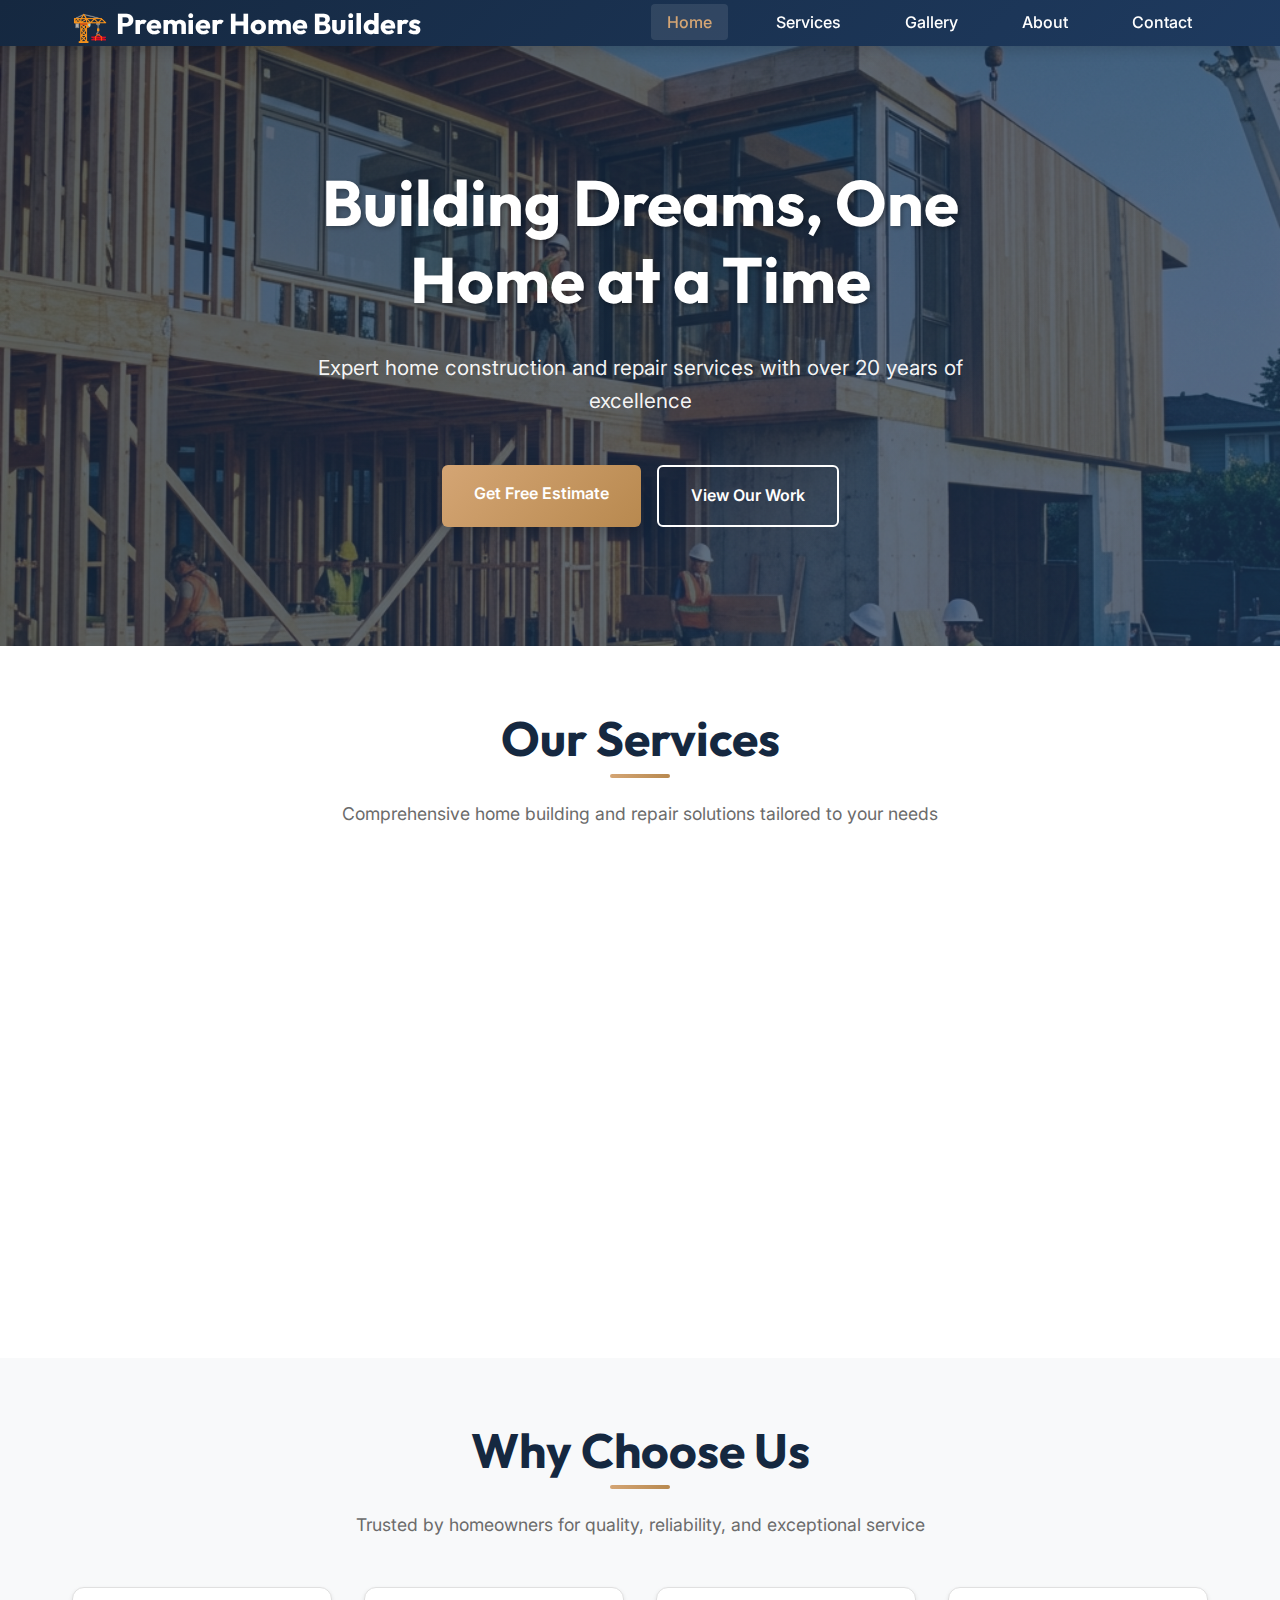
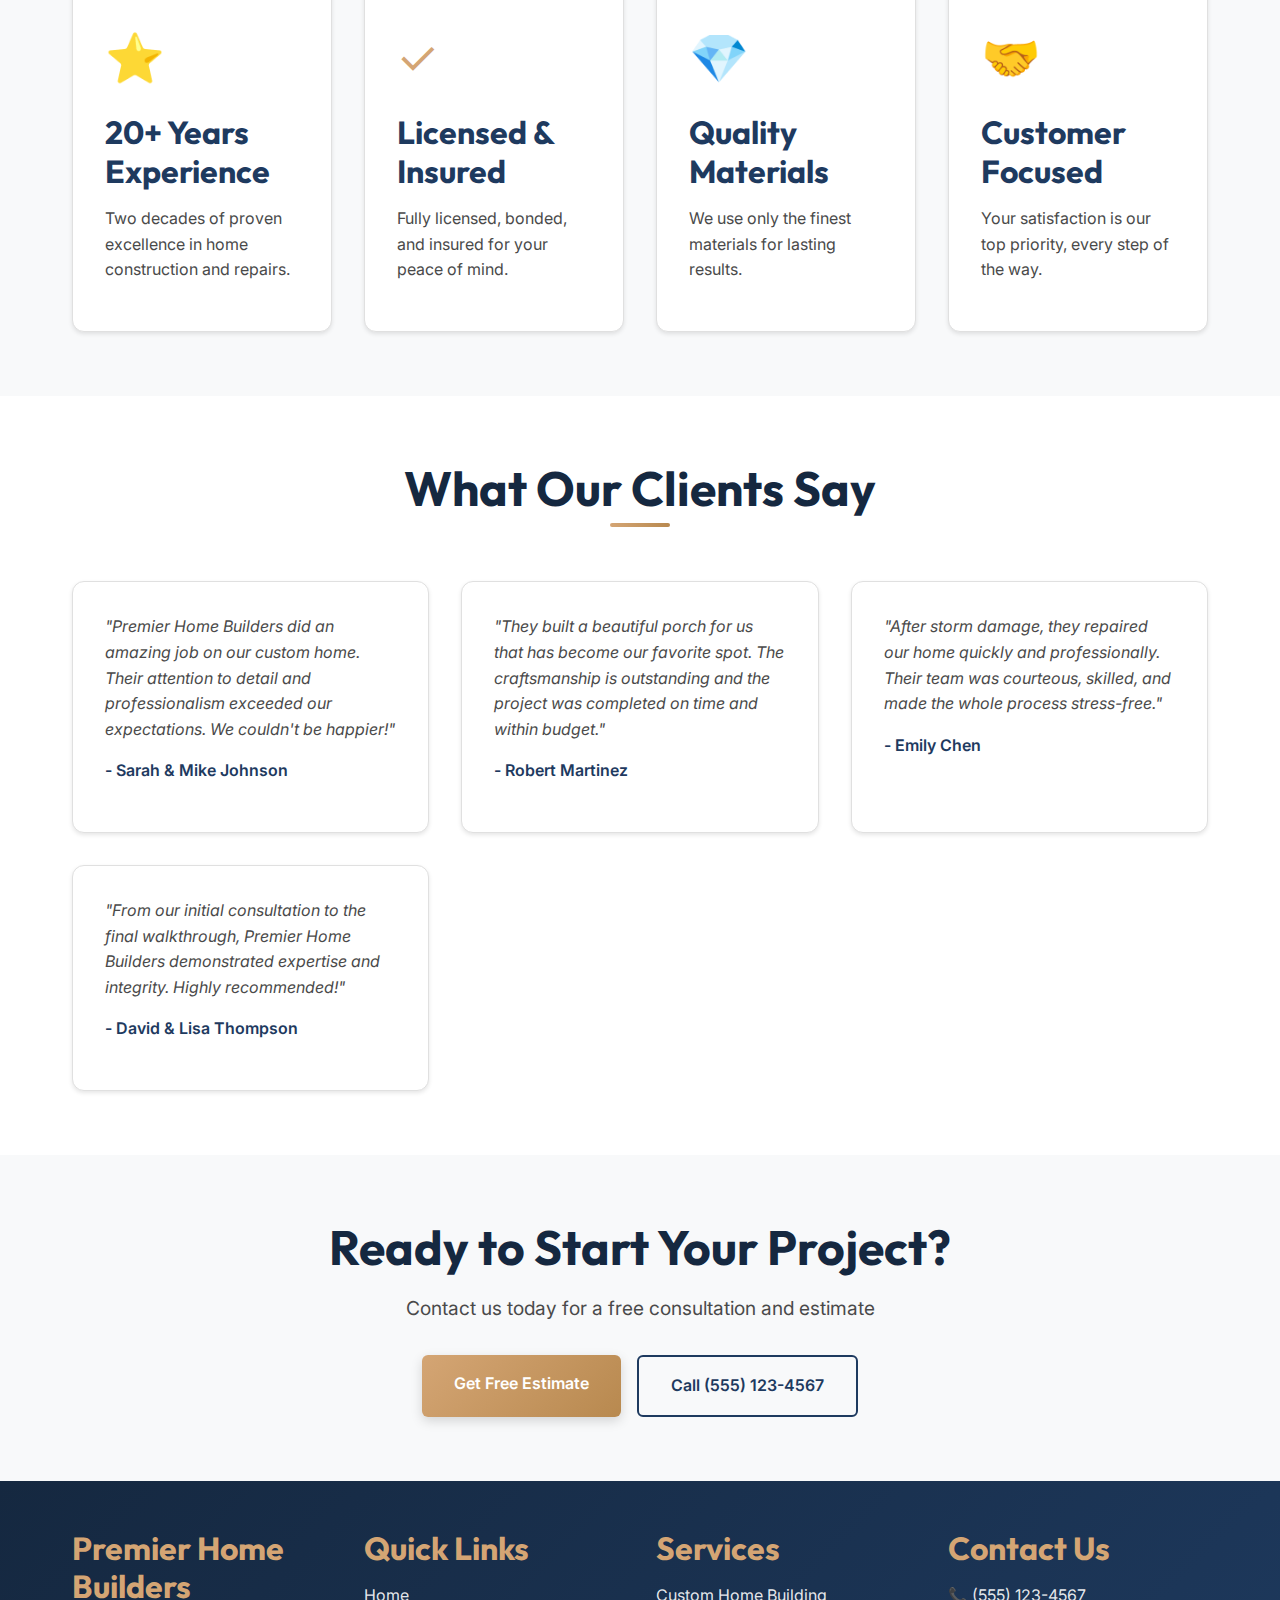
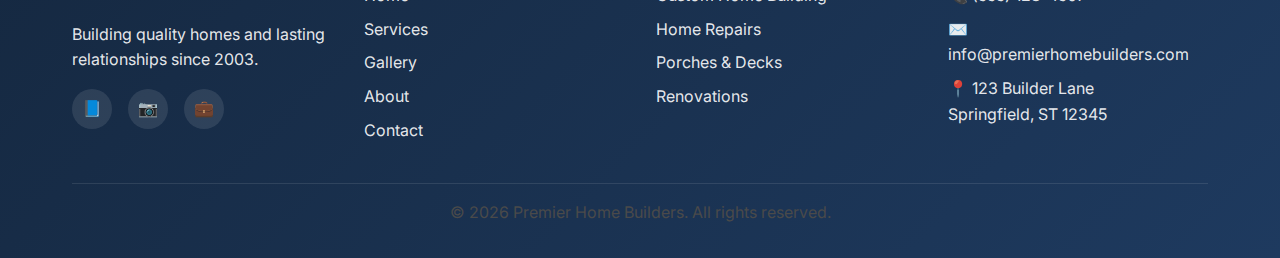
<file: index.html>
<!DOCTYPE html>
<html lang="en">
<head>
    <meta charset="UTF-8">
    <meta name="viewport" content="width=device-width, initial-scale=1.0">
    <meta name="description" content="Professional home building and repair services. Custom home construction, renovations, porches, and quality repairs.">
    <title>Premier Home Builders - Quality Construction & Repairs</title>
    <link rel="stylesheet" href="styles.css">
    <link rel="preconnect" href="https://fonts.googleapis.com">
    <link rel="preconnect" href="https://fonts.gstatic.com" crossorigin>
    <link href="https://fonts.googleapis.com/css2?family=Inter:wght@400;500;600;700&family=Outfit:wght@700;800&display=swap" rel="stylesheet">
</head>
<body>
    <!-- Header & Navigation -->
    <header>
        <nav class="container">
            <div class="logo">
                <span class="logo-icon">🏗️</span>
                <span>Premier Home Builders</span>
            </div>
            <button class="menu-toggle" aria-label="Toggle menu">
                <span></span>
                <span></span>
                <span></span>
            </button>
            <ul class="nav-links">
                <li><a href="index.html" class="active">Home</a></li>
                <li><a href="services.html">Services</a></li>
                <li><a href="gallery.html">Gallery</a></li>
                <li><a href="about.html">About</a></li>
                <li><a href="contact.html">Contact</a></li>
            </ul>
        </nav>
    </header>

    <!-- Hero Section -->
    <section class="hero">
        <div class="hero-content">
            <h1>Building Dreams, One Home at a Time</h1>
            <p>Expert home construction and repair services with over 20 years of excellence</p>
            <div class="btn-group">
                <a href="contact.html" class="btn btn-primary">Get Free Estimate</a>
                <a href="gallery.html" class="btn btn-secondary">View Our Work</a>
            </div>
        </div>
    </section>

    <!-- Featured Services -->
    <section id="services">
        <div class="container">
            <div class="section-title">
                <h2>Our Services</h2>
                <p class="section-subtitle">Comprehensive home building and repair solutions tailored to your needs</p>
            </div>
            <div class="grid grid-3">
                <div class="card fade-in-up">
                    <div class="card-icon">🏠</div>
                    <h3>Custom Home Building</h3>
                    <p>From foundation to finish, we build quality custom homes that exceed expectations and stand the test of time.</p>
                    <a href="services.html" class="btn btn-primary" style="margin-top: 1rem;">Learn More</a>
                </div>
                <div class="card fade-in-up">
                    <div class="card-icon">🔨</div>
                    <h3>Home Repairs</h3>
                    <p>Expert repair services for all your home maintenance needs, from minor fixes to major renovations.</p>
                    <a href="services.html" class="btn btn-primary" style="margin-top: 1rem;">Learn More</a>
                </div>
                <div class="card fade-in-up">
                    <div class="card-icon">🪜</div>
                    <h3>Porches & Decks</h3>
                    <p>Beautiful, durable porches and decks that enhance your outdoor living space and add value to your home.</p>
                    <a href="services.html" class="btn btn-primary" style="margin-top: 1rem;">Learn More</a>
                </div>
            </div>
        </div>
    </section>

    <!-- Why Choose Us -->
    <section class="bg-light">
        <div class="container">
            <div class="section-title">
                <h2>Why Choose Us</h2>
                <p class="section-subtitle">Trusted by homeowners for quality, reliability, and exceptional service</p>
            </div>
            <div class="grid grid-4">
                <div class="card">
                    <div class="card-icon">⭐</div>
                    <h3>20+ Years Experience</h3>
                    <p>Two decades of proven excellence in home construction and repairs.</p>
                </div>
                <div class="card">
                    <div class="card-icon">✓</div>
                    <h3>Licensed & Insured</h3>
                    <p>Fully licensed, bonded, and insured for your peace of mind.</p>
                </div>
                <div class="card">
                    <div class="card-icon">💎</div>
                    <h3>Quality Materials</h3>
                    <p>We use only the finest materials for lasting results.</p>
                </div>
                <div class="card">
                    <div class="card-icon">🤝</div>
                    <h3>Customer Focused</h3>
                    <p>Your satisfaction is our top priority, every step of the way.</p>
                </div>
            </div>
        </div>
    </section>

    <!-- Testimonials -->
    <section>
        <div class="container">
            <div class="section-title">
                <h2>What Our Clients Say</h2>
            </div>
            <div class="grid grid-2">
                <div class="card">
                    <p style="font-style: italic; color: var(--text-light); margin-bottom: 1rem;">"Premier Home Builders did an amazing job on our custom home. Their attention to detail and professionalism exceeded our expectations. We couldn't be happier!"</p>
                    <p style="font-weight: 600; color: var(--primary-color);">- Sarah & Mike Johnson</p>
                </div>
                <div class="card">
                    <p style="font-style: italic; color: var(--text-light); margin-bottom: 1rem;">"They built a beautiful porch for us that has become our favorite spot. The craftsmanship is outstanding and the project was completed on time and within budget."</p>
                    <p style="font-weight: 600; color: var(--primary-color);">- Robert Martinez</p>
                </div>
                <div class="card">
                    <p style="font-style: italic; color: var(--text-light); margin-bottom: 1rem;">"After storm damage, they repaired our home quickly and professionally. Their team was courteous, skilled, and made the whole process stress-free."</p>
                    <p style="font-weight: 600; color: var(--primary-color);">- Emily Chen</p>
                </div>
                <div class="card">
                    <p style="font-style: italic; color: var(--text-light); margin-bottom: 1rem;">"From our initial consultation to the final walkthrough, Premier Home Builders demonstrated expertise and integrity. Highly recommended!"</p>
                    <p style="font-weight: 600; color: var(--primary-color);">- David & Lisa Thompson</p>
                </div>
            </div>
        </div>
    </section>

    <!-- Call to Action -->
    <section class="bg-light">
        <div class="container text-center">
            <h2>Ready to Start Your Project?</h2>
            <p style="font-size: 1.2rem; margin: var(--spacing-sm) 0 var(--spacing-md);">Contact us today for a free consultation and estimate</p>
            <div class="btn-group">
                <a href="contact.html" class="btn btn-primary">Get Free Estimate</a>
                <a href="tel:555-123-4567" class="btn btn-secondary" style="color: var(--primary-color); border-color: var(--primary-color);">Call (555) 123-4567</a>
            </div>
        </div>
    </section>

    <!-- Footer -->
    <footer>
        <div class="container">
            <div class="footer-content">
                <div class="footer-section">
                    <h3>Premier Home Builders</h3>
                    <p>Building quality homes and lasting relationships since 2003.</p>
                    <div class="social-links">
                        <a href="#" aria-label="Facebook">📘</a>
                        <a href="#" aria-label="Instagram">📷</a>
                        <a href="#" aria-label="LinkedIn">💼</a>
                    </div>
                </div>
                <div class="footer-section">
                    <h3>Quick Links</h3>
                    <a href="index.html">Home</a>
                    <a href="services.html">Services</a>
                    <a href="gallery.html">Gallery</a>
                    <a href="about.html">About</a>
                    <a href="contact.html">Contact</a>
                </div>
                <div class="footer-section">
                    <h3>Services</h3>
                    <a href="services.html">Custom Home Building</a>
                    <a href="services.html">Home Repairs</a>
                    <a href="services.html">Porches & Decks</a>
                    <a href="services.html">Renovations</a>
                </div>
                <div class="footer-section">
                    <h3>Contact Us</h3>
                    <p>📞 (555) 123-4567</p>
                    <p>✉️ info@premierhomebuilders.com</p>
                    <p>📍 123 Builder Lane<br>Springfield, ST 12345</p>
                </div>
            </div>
            <div class="footer-bottom">
                <p>&copy; 2026 Premier Home Builders. All rights reserved.</p>
            </div>
        </div>
    </footer>

    <script src="script.js"></script>
</body>
</html>
</file>
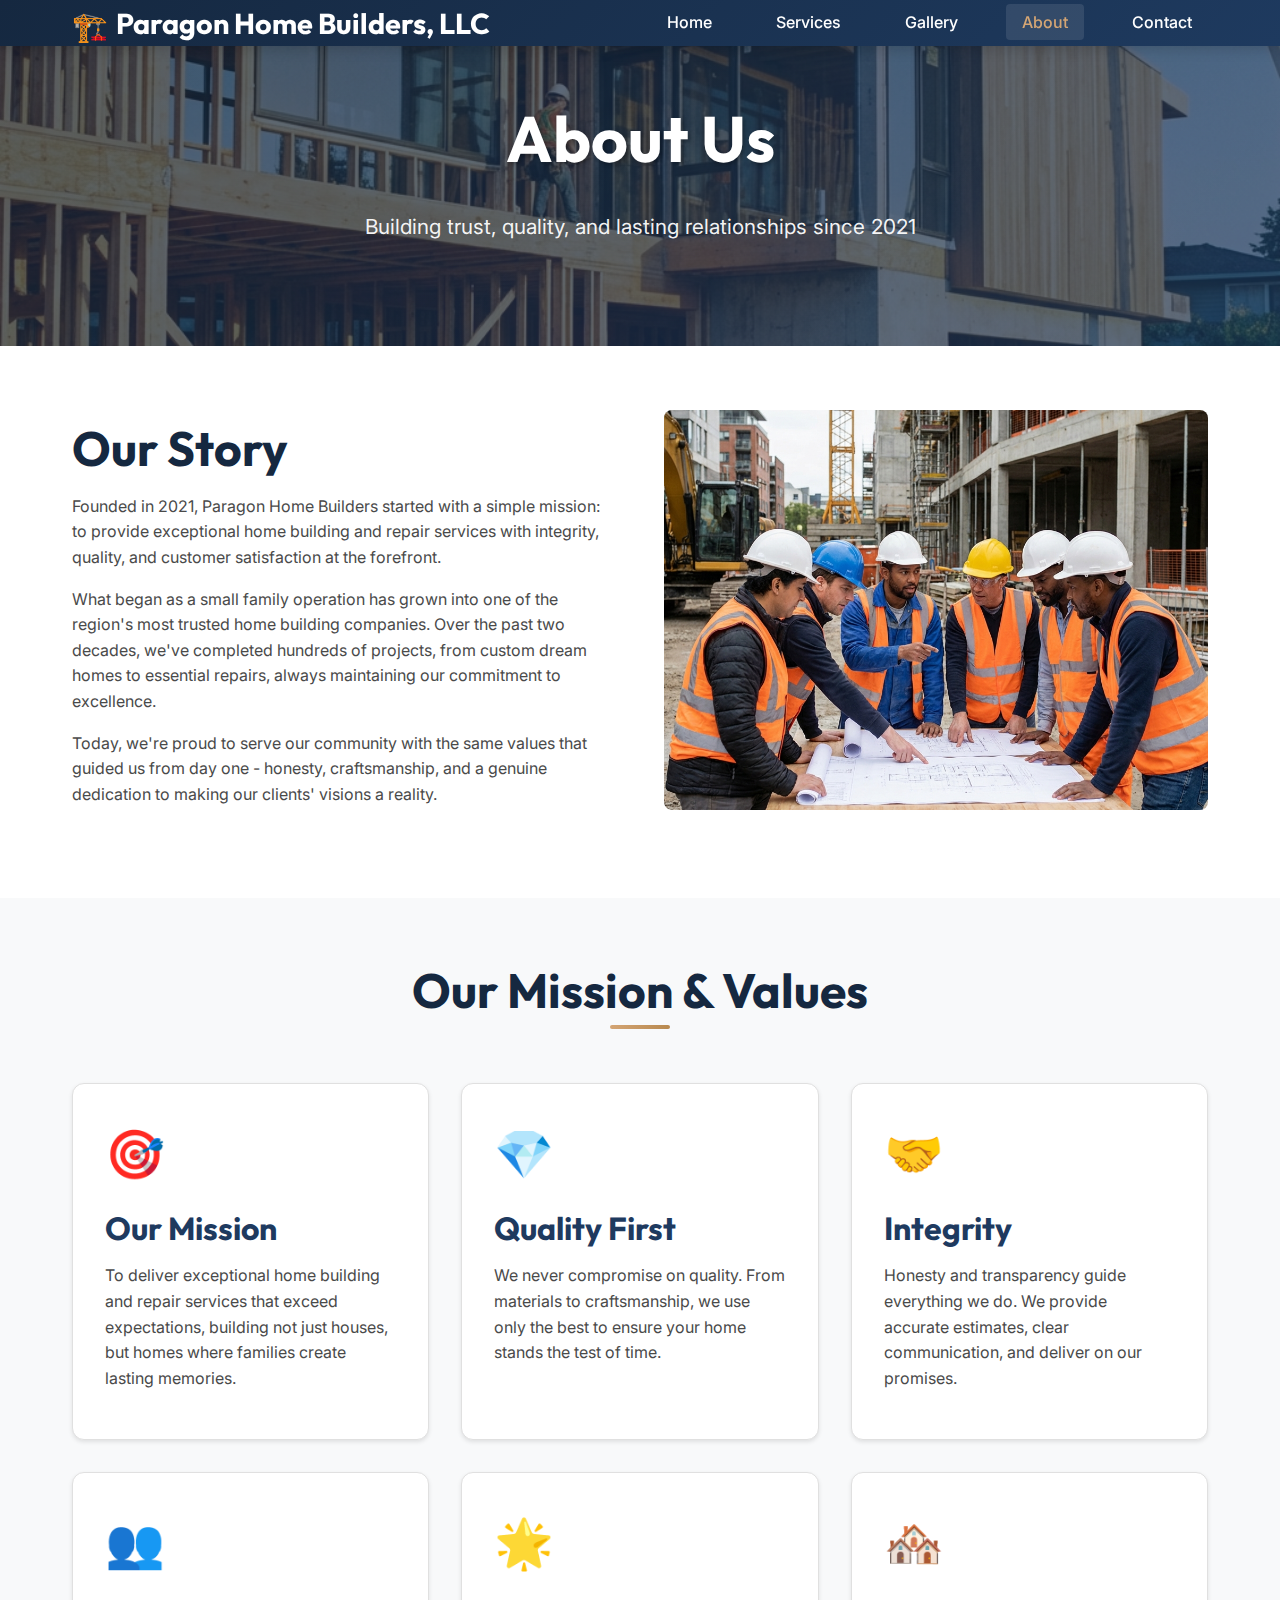
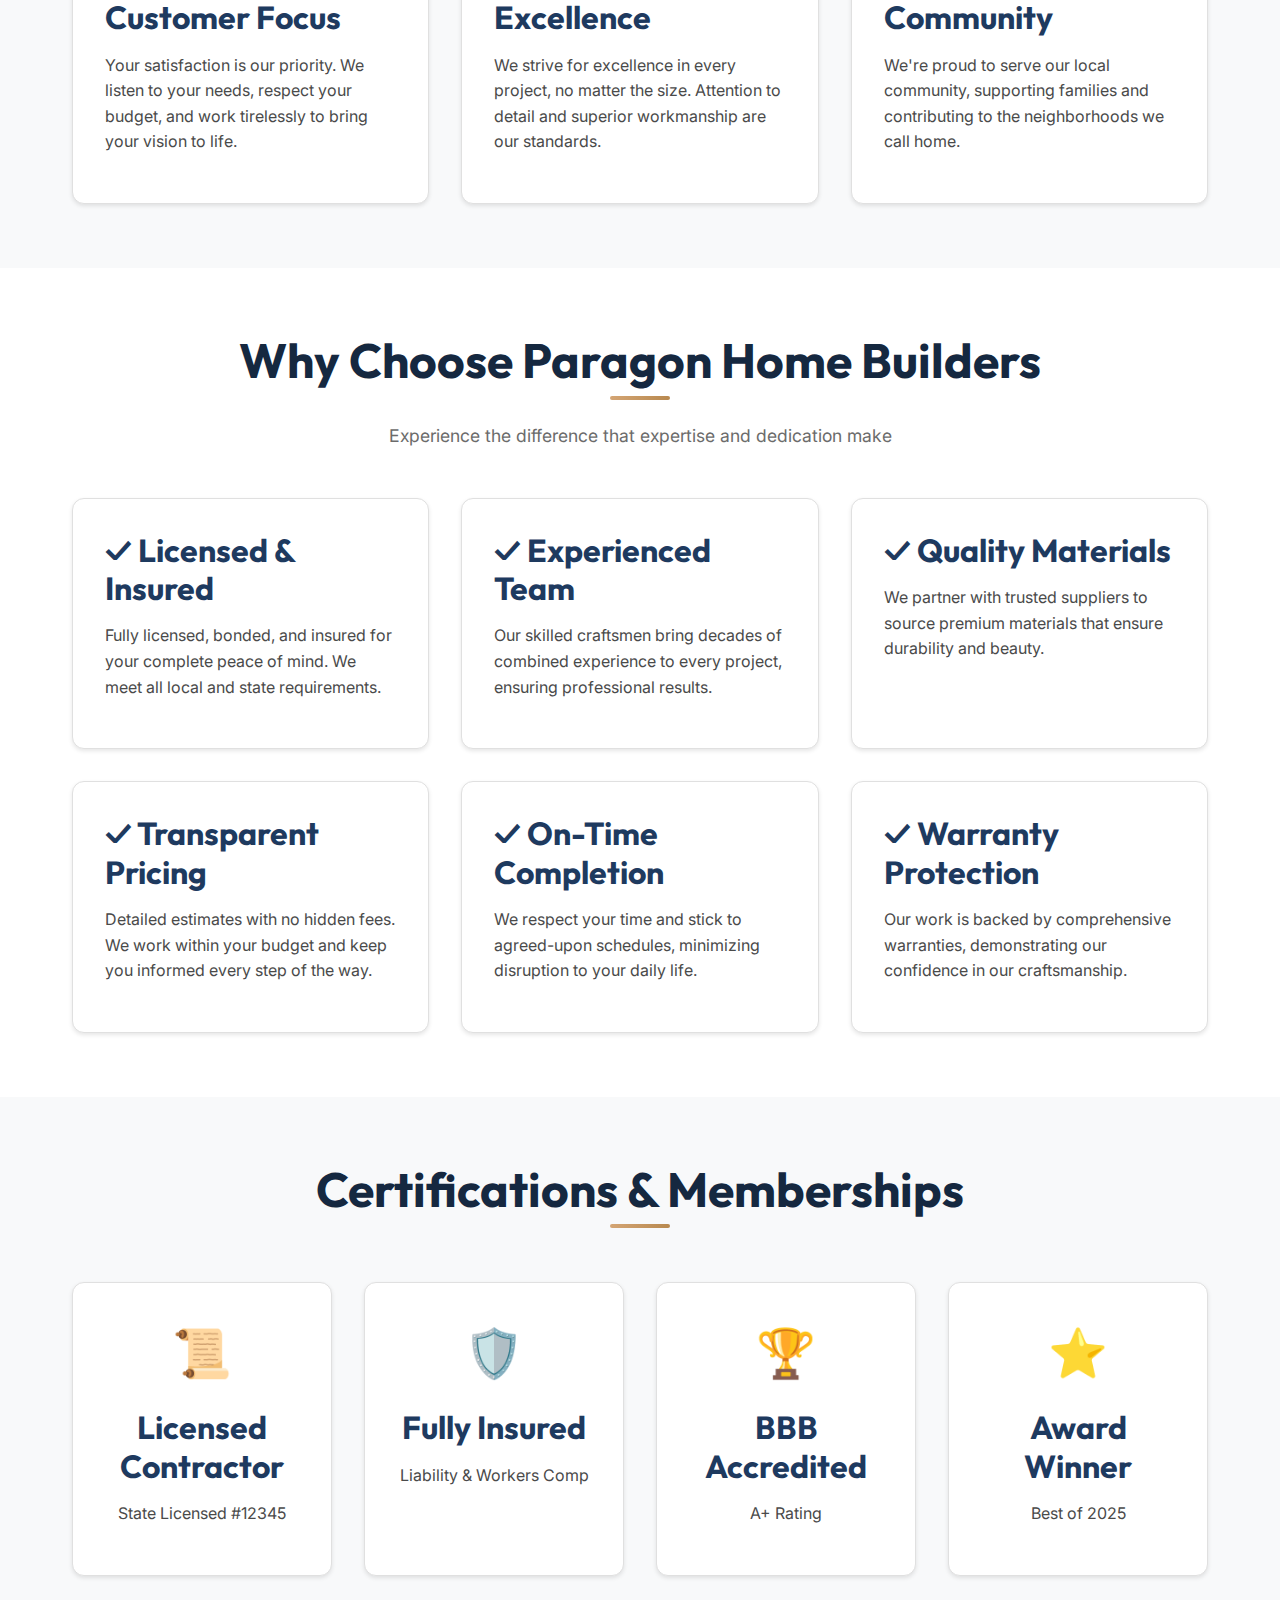
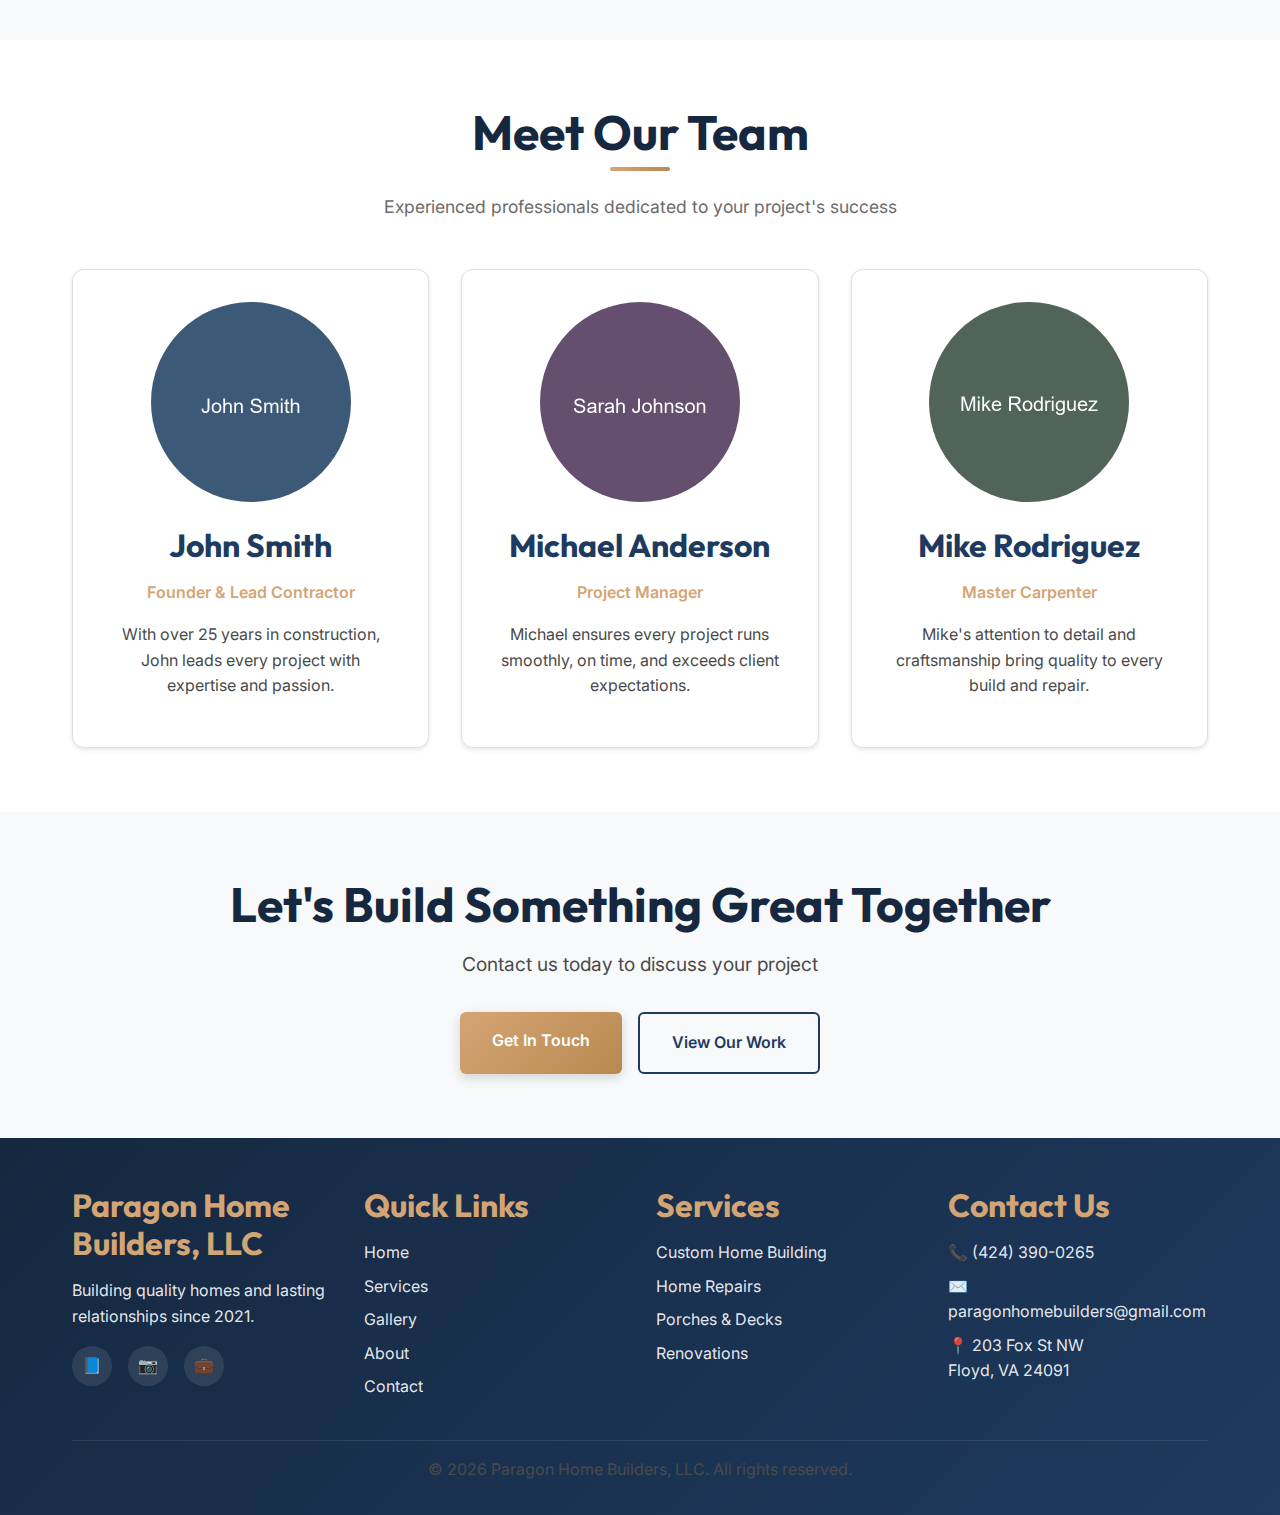
<file: about.html>
<!DOCTYPE html>
<html lang="en">

<head>
    <meta charset="UTF-8">
    <meta name="viewport" content="width=device-width, initial-scale=1.0">
    <meta name="description"
        content="Learn about Paragon Home Builders - quality construction, repairs, and customer satisfaction since 2021">
    <title>About Us - Paragon Home Builders, LLC</title>
    <link rel="stylesheet" href="styles.css">
    <link rel="preconnect" href="https://fonts.googleapis.com">
    <link rel="preconnect" href="https://fonts.gstatic.com" crossorigin>
    <link
        href="https://fonts.googleapis.com/css2?family=Inter:wght@400;500;600;700&family=Outfit:wght@700;800&display=swap"
        rel="stylesheet">
</head>

<body>
    <!-- Header & Navigation -->
    <header>
        <nav class="container">
            <div class="logo">
                <span class="logo-icon">🏗️</span>
                <span>Paragon Home Builders, LLC</span>
            </div>
            <button class="menu-toggle" aria-label="Toggle menu">
                <span></span>
                <span></span>
                <span></span>
            </button>
            <ul class="nav-links">
                <li><a href="index.html">Home</a></li>
                <li><a href="services.html">Services</a></li>
                <li><a href="gallery.html">Gallery</a></li>
                <li><a href="about.html" class="active">About</a></li>
                <li><a href="contact.html">Contact</a></li>
            </ul>
        </nav>
    </header>

    <!-- Page Header -->
    <section class="hero" style="height: 300px;">
        <div class="hero-content">
            <h1>About Us</h1>
            <p>Building trust, quality, and lasting relationships since 2021</p>
        </div>
    </section>

    <!-- Our Story -->
    <section>
        <div class="container">
            <div class="grid grid-2" style="align-items: center; gap: var(--spacing-lg);">
                <div>
                    <h2>Our Story</h2>
                    <p>Founded in 2021, Paragon Home Builders started with a simple mission: to provide exceptional home
                        building and repair services with integrity, quality, and customer satisfaction at the
                        forefront.</p>
                    <p>What began as a small family operation has grown into one of the region's most trusted home
                        building companies. Over the past two decades, we've completed hundreds of projects, from custom
                        dream homes to essential repairs, always maintaining our commitment to excellence.</p>
                    <p>Today, we're proud to serve our community with the same values that guided us from day one -
                        honesty, craftsmanship, and a genuine dedication to making our clients' visions a reality.</p>
                </div>
                <div>
                    <img src="images/about-team.jpg" alt="Our team at work" class="card-img" style="height: 400px;">
                </div>
            </div>
        </div>
    </section>

    <!-- Mission & Values -->
    <section class="bg-light">
        <div class="container">
            <div class="section-title">
                <h2>Our Mission & Values</h2>
            </div>
            <div class="grid grid-3">
                <div class="card">
                    <div class="card-icon">🎯</div>
                    <h3>Our Mission</h3>
                    <p>To deliver exceptional home building and repair services that exceed expectations, building not
                        just houses, but homes where families create lasting memories.</p>
                </div>
                <div class="card">
                    <div class="card-icon">💎</div>
                    <h3>Quality First</h3>
                    <p>We never compromise on quality. From materials to craftsmanship, we use only the best to ensure
                        your home stands the test of time.</p>
                </div>
                <div class="card">
                    <div class="card-icon">🤝</div>
                    <h3>Integrity</h3>
                    <p>Honesty and transparency guide everything we do. We provide accurate estimates, clear
                        communication, and deliver on our promises.</p>
                </div>
                <div class="card">
                    <div class="card-icon">👥</div>
                    <h3>Customer Focus</h3>
                    <p>Your satisfaction is our priority. We listen to your needs, respect your budget, and work
                        tirelessly to bring your vision to life.</p>
                </div>
                <div class="card">
                    <div class="card-icon">🌟</div>
                    <h3>Excellence</h3>
                    <p>We strive for excellence in every project, no matter the size. Attention to detail and superior
                        workmanship are our standards.</p>
                </div>
                <div class="card">
                    <div class="card-icon">🏘️</div>
                    <h3>Community</h3>
                    <p>We're proud to serve our local community, supporting families and contributing to the
                        neighborhoods we call home.</p>
                </div>
            </div>
        </div>
    </section>

    <!-- Why Choose Us -->
    <section>
        <div class="container">
            <div class="section-title">
                <h2>Why Choose Paragon Home Builders</h2>
                <p class="section-subtitle">Experience the difference that expertise and dedication make</p>
            </div>
            <div class="grid grid-2">
                <div class="card">
                    <h3>✓ Licensed & Insured</h3>
                    <p>Fully licensed, bonded, and insured for your complete peace of mind. We meet all local and state
                        requirements.</p>
                </div>
                <div class="card">
                    <h3>✓ Experienced Team</h3>
                    <p>Our skilled craftsmen bring decades of combined experience to every project, ensuring
                        professional results.</p>
                </div>
                <div class="card">
                    <h3>✓ Quality Materials</h3>
                    <p>We partner with trusted suppliers to source premium materials that ensure durability and beauty.
                    </p>
                </div>
                <div class="card">
                    <h3>✓ Transparent Pricing</h3>
                    <p>Detailed estimates with no hidden fees. We work within your budget and keep you informed every
                        step of the way.</p>
                </div>
                <div class="card">
                    <h3>✓ On-Time Completion</h3>
                    <p>We respect your time and stick to agreed-upon schedules, minimizing disruption to your daily
                        life.</p>
                </div>
                <div class="card">
                    <h3>✓ Warranty Protection</h3>
                    <p>Our work is backed by comprehensive warranties, demonstrating our confidence in our
                        craftsmanship.</p>
                </div>
            </div>
        </div>
    </section>

    <!-- Certifications -->
    <section class="bg-light">
        <div class="container">
            <div class="section-title">
                <h2>Certifications & Memberships</h2>
            </div>
            <div class="grid grid-4">
                <div class="card text-center">
                    <div class="card-icon">📜</div>
                    <h3>Licensed Contractor</h3>
                    <p>State Licensed #12345</p>
                </div>
                <div class="card text-center">
                    <div class="card-icon">🛡️</div>
                    <h3>Fully Insured</h3>
                    <p>Liability & Workers Comp</p>
                </div>
                <div class="card text-center">
                    <div class="card-icon">🏆</div>
                    <h3>BBB Accredited</h3>
                    <p>A+ Rating</p>
                </div>
                <div class="card text-center">
                    <div class="card-icon">⭐</div>
                    <h3>Award Winner</h3>
                    <p>Best of 2025</p>
                </div>
            </div>
        </div>
    </section>

    <!-- Team -->
    <section>
        <div class="container">
            <div class="section-title">
                <h2>Meet Our Team</h2>
                <p class="section-subtitle">Experienced professionals dedicated to your project's success</p>
            </div>
            <div class="grid grid-3">
                <div class="card text-center">
                    <img src="images/team-1.jpg" alt="John Smith" class="card-img"
                        style="border-radius: 50%; width: 200px; height: 200px; margin: 0 auto var(--spacing-sm);">
                    <h3>John Smith</h3>
                    <p style="color: var(--accent-color); font-weight: 600;">Founder & Lead Contractor</p>
                    <p>With over 25 years in construction, John leads every project with expertise and passion.</p>
                </div>
                <div class="card text-center">
                    <img src="images/team-2.jpg" alt="Michael Anderson" class="card-img"
                        style="border-radius: 50%; width: 200px; height: 200px; margin: 0 auto var(--spacing-sm);">
                    <h3>Michael Anderson</h3>
                    <p style="color: var(--accent-color); font-weight: 600;">Project Manager</p>
                    <p>Michael ensures every project runs smoothly, on time, and exceeds client expectations.</p>
                </div>
                <div class="card text-center">
                    <img src="images/team-3.jpg" alt="Mike Rodriguez" class="card-img"
                        style="border-radius: 50%; width: 200px; height: 200px; margin: 0 auto var(--spacing-sm);">
                    <h3>Mike Rodriguez</h3>
                    <p style="color: var(--accent-color); font-weight: 600;">Master Carpenter</p>
                    <p>Mike's attention to detail and craftsmanship bring quality to every build and repair.</p>
                </div>
            </div>
        </div>
    </section>

    <!-- Call to Action -->
    <section class="bg-light">
        <div class="container text-center">
            <h2>Let's Build Something Great Together</h2>
            <p style="font-size: 1.2rem; margin: var(--spacing-sm) 0 var(--spacing-md);">Contact us today to discuss
                your project</p>
            <div class="btn-group">
                <a href="contact.html" class="btn btn-primary">Get In Touch</a>
                <a href="gallery.html" class="btn btn-secondary"
                    style="color: var(--primary-color); border-color: var(--primary-color);">View Our Work</a>
            </div>
        </div>
    </section>

    <!-- Footer -->
    <footer>
        <div class="container">
            <div class="footer-content">
                <div class="footer-section">
                    <h3>Paragon Home Builders, LLC</h3>
                    <p>Building quality homes and lasting relationships since 2021.</p>
                    <div class="social-links">
                        <a href="#" aria-label="Facebook">📘</a>
                        <a href="#" aria-label="Instagram">📷</a>
                        <a href="#" aria-label="LinkedIn">💼</a>
                    </div>
                </div>
                <div class="footer-section">
                    <h3>Quick Links</h3>
                    <a href="index.html">Home</a>
                    <a href="services.html">Services</a>
                    <a href="gallery.html">Gallery</a>
                    <a href="about.html">About</a>
                    <a href="contact.html">Contact</a>
                </div>
                <div class="footer-section">
                    <h3>Services</h3>
                    <a href="services.html">Custom Home Building</a>
                    <a href="services.html">Home Repairs</a>
                    <a href="services.html">Porches & Decks</a>
                    <a href="services.html">Renovations</a>
                </div>
                <div class="footer-section">
                    <h3>Contact Us</h3>
                    <p>📞 (424) 390-0265</p>
                    <p>✉️ paragonhomebuilders@gmail.com</p>
                    <p>📍 203 Fox St NW<br>Floyd, VA 24091</p>
                </div>
            </div>
            <div class="footer-bottom">
                <p>&copy; 2026 Paragon Home Builders, LLC. All rights reserved.</p>
            </div>
        </div>
    </footer>

    <script src="script.js"></script>
</body>

</html>
</file>
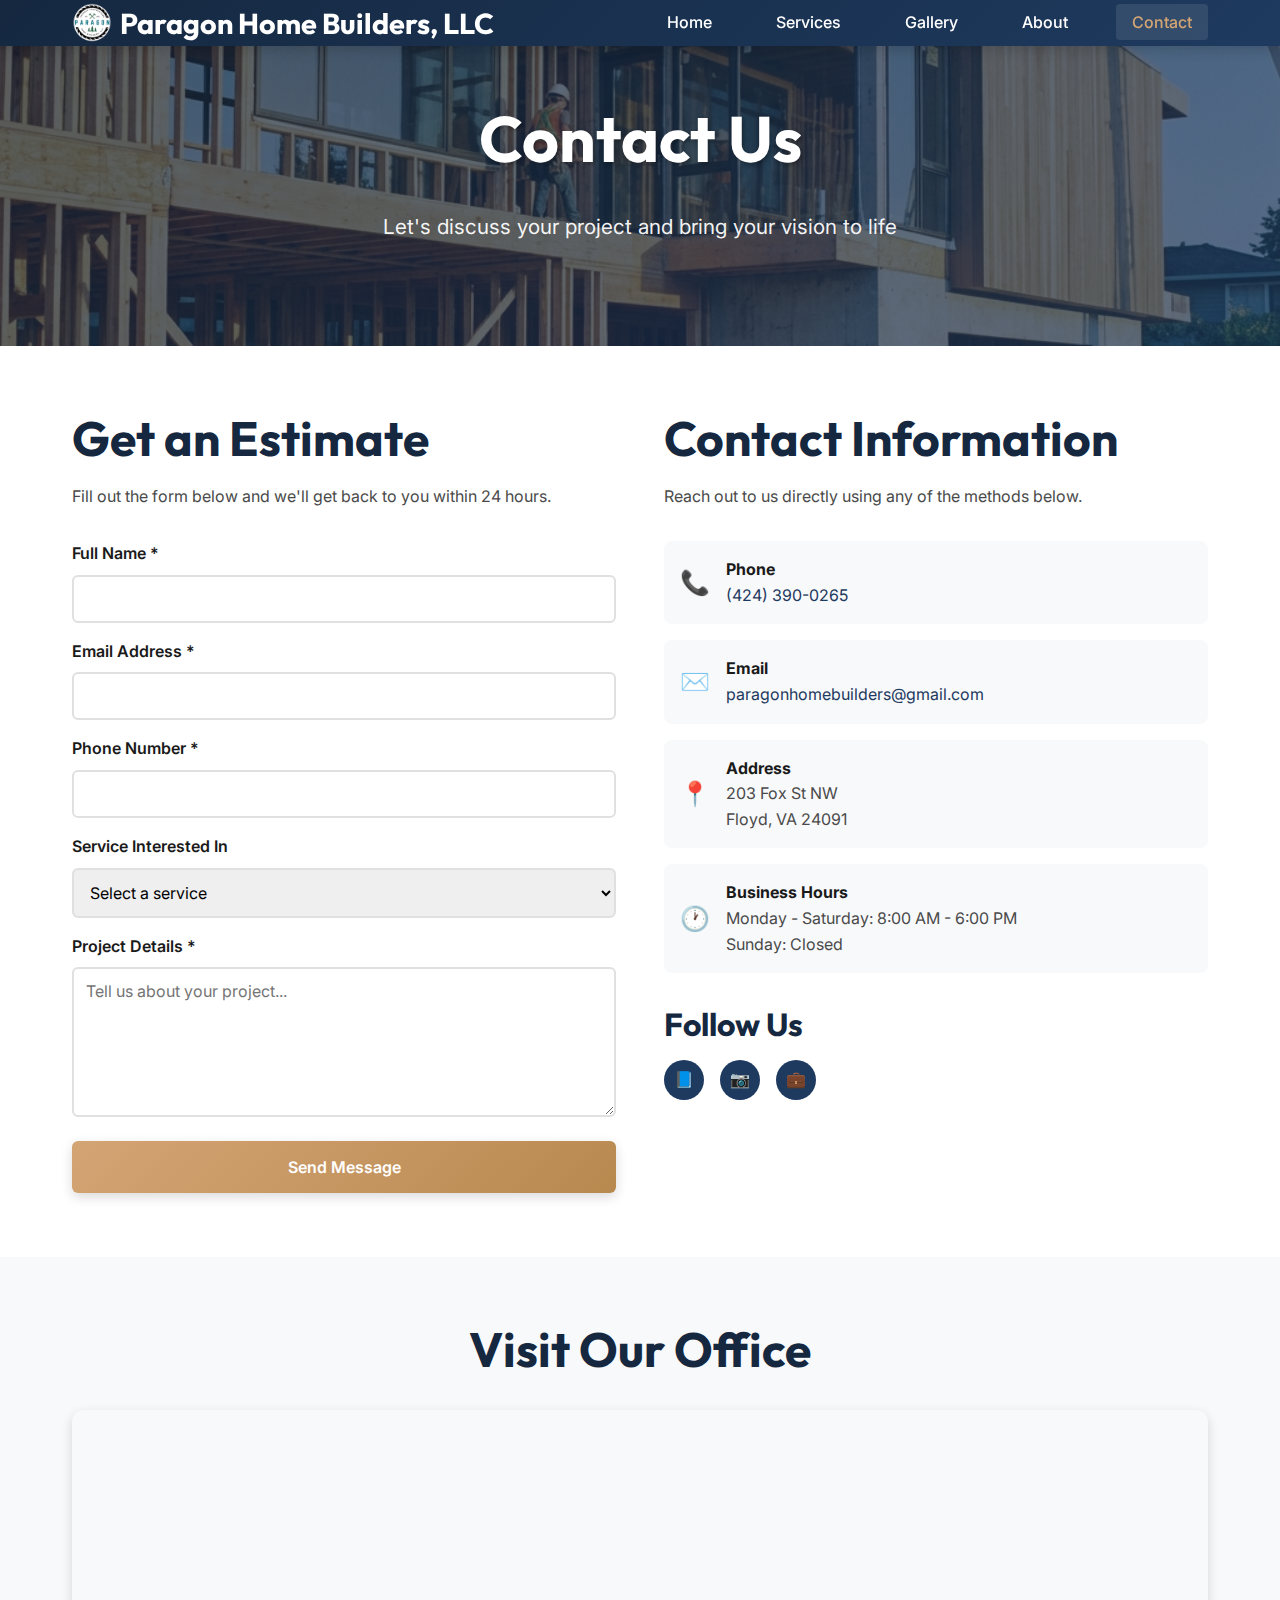
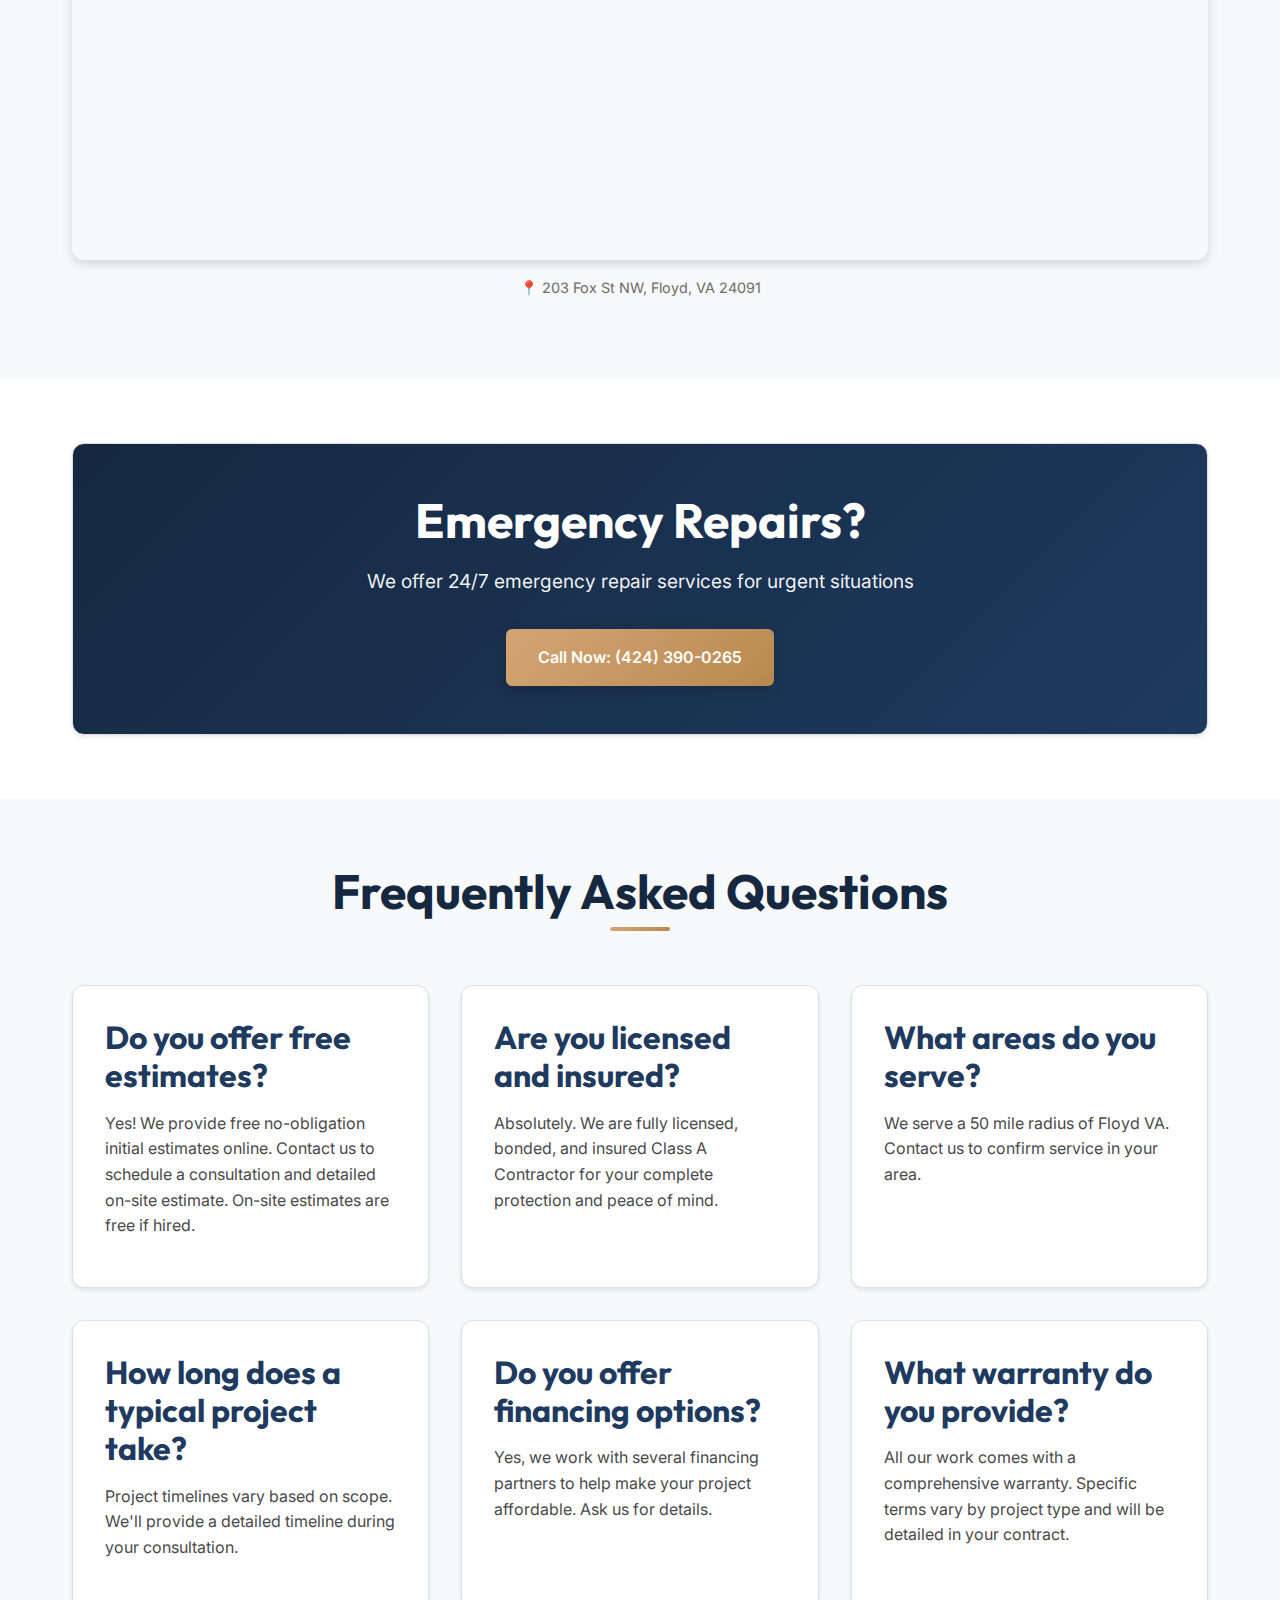
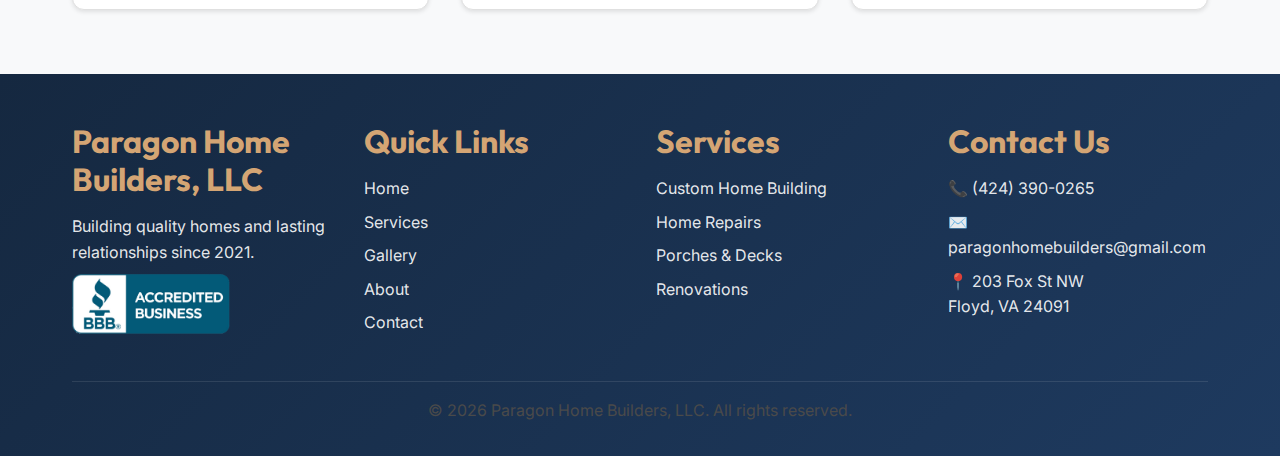
<file: contact.html>
<!DOCTYPE html>
<html lang="en">

<head>
    <meta charset="UTF-8">
    <meta name="viewport" content="width=device-width, initial-scale=1.0">
    <meta name="description"
        content="Contact Paragon Home Builders for an estimate. Call (424) 390-0265 or fill out our contact form.">
    <title>Contact Us - Paragon Home Builders, LLC</title>

    <!-- Favicons -->
    <link rel="apple-touch-icon" sizes="180x180" href="favicons/apple-touch-icon.png">
    <link rel="icon" type="image/png" sizes="32x32" href="favicons/favicon-32x32.png">
    <link rel="icon" type="image/png" sizes="16x16" href="favicons/favicon-16x16.png">
    <link rel="manifest" href="favicons/site.webmanifest">

    <link rel="stylesheet" href="styles.css">
    <link rel="preconnect" href="https://fonts.googleapis.com">
    <link rel="preconnect" href="https://fonts.gstatic.com" crossorigin>
    <link
        href="https://fonts.googleapis.com/css2?family=Inter:wght@400;500;600;700&family=Outfit:wght@700;800&display=swap"
        rel="stylesheet">
</head>

<body>
    <!-- Header & Navigation -->
    <div id="header-placeholder"></div>

    <!-- Page Header -->
    <section class="hero" style="height: 300px;">
        <div class="hero-content">
            <h1>Contact Us</h1>
            <p>Let's discuss your project and bring your vision to life</p>
        </div>
    </section>

    <!-- Contact Section -->
    <section>
        <div class="container">
            <div class="grid grid-2" style="gap: var(--spacing-lg);">
                <!-- Contact Form -->
                <div>
                    <h2>Get an Estimate</h2>
                    <p style="margin-bottom: var(--spacing-md);">Fill out the form below and we'll get back to you
                        within 24 hours.</p>

                    <form id="contactForm">
                        <div class="form-group">
                            <label for="name">Full Name *</label>
                            <input type="text" id="name" name="name" required>
                        </div>

                        <div class="form-group">
                            <label for="email">Email Address *</label>
                            <input type="email" id="email" name="email" required>
                        </div>

                        <div class="form-group">
                            <label for="phone">Phone Number *</label>
                            <input type="tel" id="phone" name="phone" required>
                        </div>

                        <div class="form-group">
                            <label for="service">Service Interested In</label>
                            <select id="service" name="service">
                                <option value="">Select a service</option>
                                <option value="custom-home">Custom Home Building</option>
                                <option value="repairs">Home Repairs</option>
                                <option value="porch-deck">Porch/Deck Construction</option>
                                <option value="renovation">Renovation/Addition</option>
                                <option value="other">Other</option>
                            </select>
                        </div>

                        <div class="form-group">
                            <label for="message">Project Details *</label>
                            <textarea id="message" name="message" required
                                placeholder="Tell us about your project..."></textarea>
                        </div>

                        <button type="submit" class="btn btn-primary" style="width: 100%;">Send Message</button>
                    </form>

                    <div id="formSuccess"
                        style="display: none; margin-top: var(--spacing-sm); padding: var(--spacing-sm); background-color: #d4edda; color: #155724; border-radius: 6px; text-align: center;">
                        <strong>Thank you!</strong> Your message has been sent. We'll contact you soon.
                    </div>
                </div>

                <!-- Contact Information -->
                <div>
                    <h2>Contact Information</h2>
                    <p style="margin-bottom: var(--spacing-md);">Reach out to us directly using any of the methods
                        below.</p>

                    <div class="contact-info">
                        <div class="contact-item">
                            <span class="contact-icon">📞</span>
                            <div>
                                <strong>Phone</strong>
                                <p style="margin: 0;"><a href="tel:555-123-4567">(424) 390-0265</a></p>
                            </div>
                        </div>

                        <div class="contact-item">
                            <span class="contact-icon">✉️</span>
                            <div>
                                <strong>Email</strong>
                                <p style="margin: 0;"><a
                                        href="mailto:paragonhomebuilders@gmail.com">paragonhomebuilders@gmail.com</a>
                                </p>
                            </div>
                        </div>

                        <div class="contact-item">
                            <span class="contact-icon">📍</span>
                            <div>
                                <strong>Address</strong>
                                <p style="margin: 0;">203 Fox St NW<br>Floyd, VA 24091</p>
                            </div>
                        </div>

                        <div class="contact-item">
                            <span class="contact-icon">🕐</span>
                            <div>
                                <strong>Business Hours</strong>
                                <p style="margin: 0;">
                                    Monday - Saturday: 8:00 AM - 6:00 PM<br>
                                    Sunday: Closed
                                </p>
                            </div>
                        </div>
                    </div>

                    <div style="margin-top: var(--spacing-md);">
                        <h3>Follow Us</h3>
                        <div class="social-links" style="margin-top: var(--spacing-sm);">
                            <a href="#" aria-label="Facebook" style="background-color: var(--primary-color);">📘</a>
                            <a href="#" aria-label="Instagram" style="background-color: var(--primary-color);">📷</a>
                            <a href="#" aria-label="LinkedIn" style="background-color: var(--primary-color);">💼</a>
                        </div>
                    </div>
                </div>
            </div>
        </div>
    </section>

    <!-- Map Section -->
    <section class="bg-light">
        <div class="container">
            <h2 class="text-center" style="margin-bottom: var(--spacing-md);">Visit Our Office</h2>
            <div class="map-container">
                <iframe
                    src="https://www.google.com/maps/embed?pb=!1m18!1m12!1m3!1d7584.731821824608!2d-80.32469828815626!3d36.91250926124398!2m3!1f0!2f0!3f0!3m2!1i1024!2i768!4f13.1!3m3!1m2!1s0x884d89d2a6422d17%3A0xf855c33a2b23fed8!2s203%20Fox%20St%20NW%2C%20Floyd%2C%20VA%2024091!5e1!3m2!1sen!2sus!4v1770335275364!5m2!1sen!2sus"
                    style="border:0;" allowfullscreen="" loading="lazy" referrerpolicy="no-referrer-when-downgrade">
                </iframe>
            </div>
            <p style="font-size: 0.9rem; color: var(--text-muted); margin-top: var(--spacing-sm); text-align: center;">
                📍 203 Fox St NW, Floyd, VA 24091
            </p>
        </div>
    </section>

    <!-- Emergency Contact -->
    <section>
        <div class="container">
            <div class="card"
                style="background: linear-gradient(135deg, var(--primary-dark) 0%, var(--primary-color) 100%); color: var(--bg-white); text-align: center; padding: var(--spacing-lg);">
                <h2 style="color: var(--bg-white); margin-bottom: var(--spacing-sm);">Emergency Repairs?</h2>
                <p style="font-size: 1.2rem; color: rgba(255, 255, 255, 0.95); margin-bottom: var(--spacing-md);">We
                    offer 24/7 emergency repair services for urgent situations</p>
                <a href="tel:555-123-4567" class="btn btn-primary" style="background-color: var(--accent-color);">Call
                    Now: (424) 390-0265</a>
            </div>
        </div>
    </section>

    <!-- FAQ Section -->
    <section class="bg-light">
        <div class="container">
            <div class="section-title">
                <h2>Frequently Asked Questions</h2>
            </div>
            <div class="grid grid-2">
                <div class="card">
                    <h3>Do you offer free estimates?</h3>
                    <p>Yes! We provide free no-obligation initial estimates online. Contact us to schedule a
                        consultation and detailed on-site estimate. On-site estimates are free if hired.</p>
                </div>
                <div class="card">
                    <h3>Are you licensed and insured?</h3>
                    <p>Absolutely. We are fully licensed, bonded, and insured Class A Contractor for your complete
                        protection and peace of
                        mind.</p>
                </div>
                <div class="card">
                    <h3>What areas do you serve?</h3>
                    <p>We serve a 50 mile radius of Floyd VA. Contact us to confirm service
                        in your area.</p>
                </div>
                <div class="card">
                    <h3>How long does a typical project take?</h3>
                    <p>Project timelines vary based on scope. We'll provide a detailed timeline during your
                        consultation.</p>
                </div>
                <div class="card">
                    <h3>Do you offer financing options?</h3>
                    <p>Yes, we work with several financing partners to help make your project affordable. Ask us for
                        details.</p>
                </div>
                <div class="card">
                    <h3>What warranty do you provide?</h3>
                    <p>All our work comes with a comprehensive warranty. Specific terms vary by project type and will be
                        detailed in your contract.</p>
                </div>
            </div>
        </div>
    </section>

    <!-- Footer -->
    <div id="footer-placeholder"></div>

    <script src="script.js"></script>
</body>

</html>
</file>
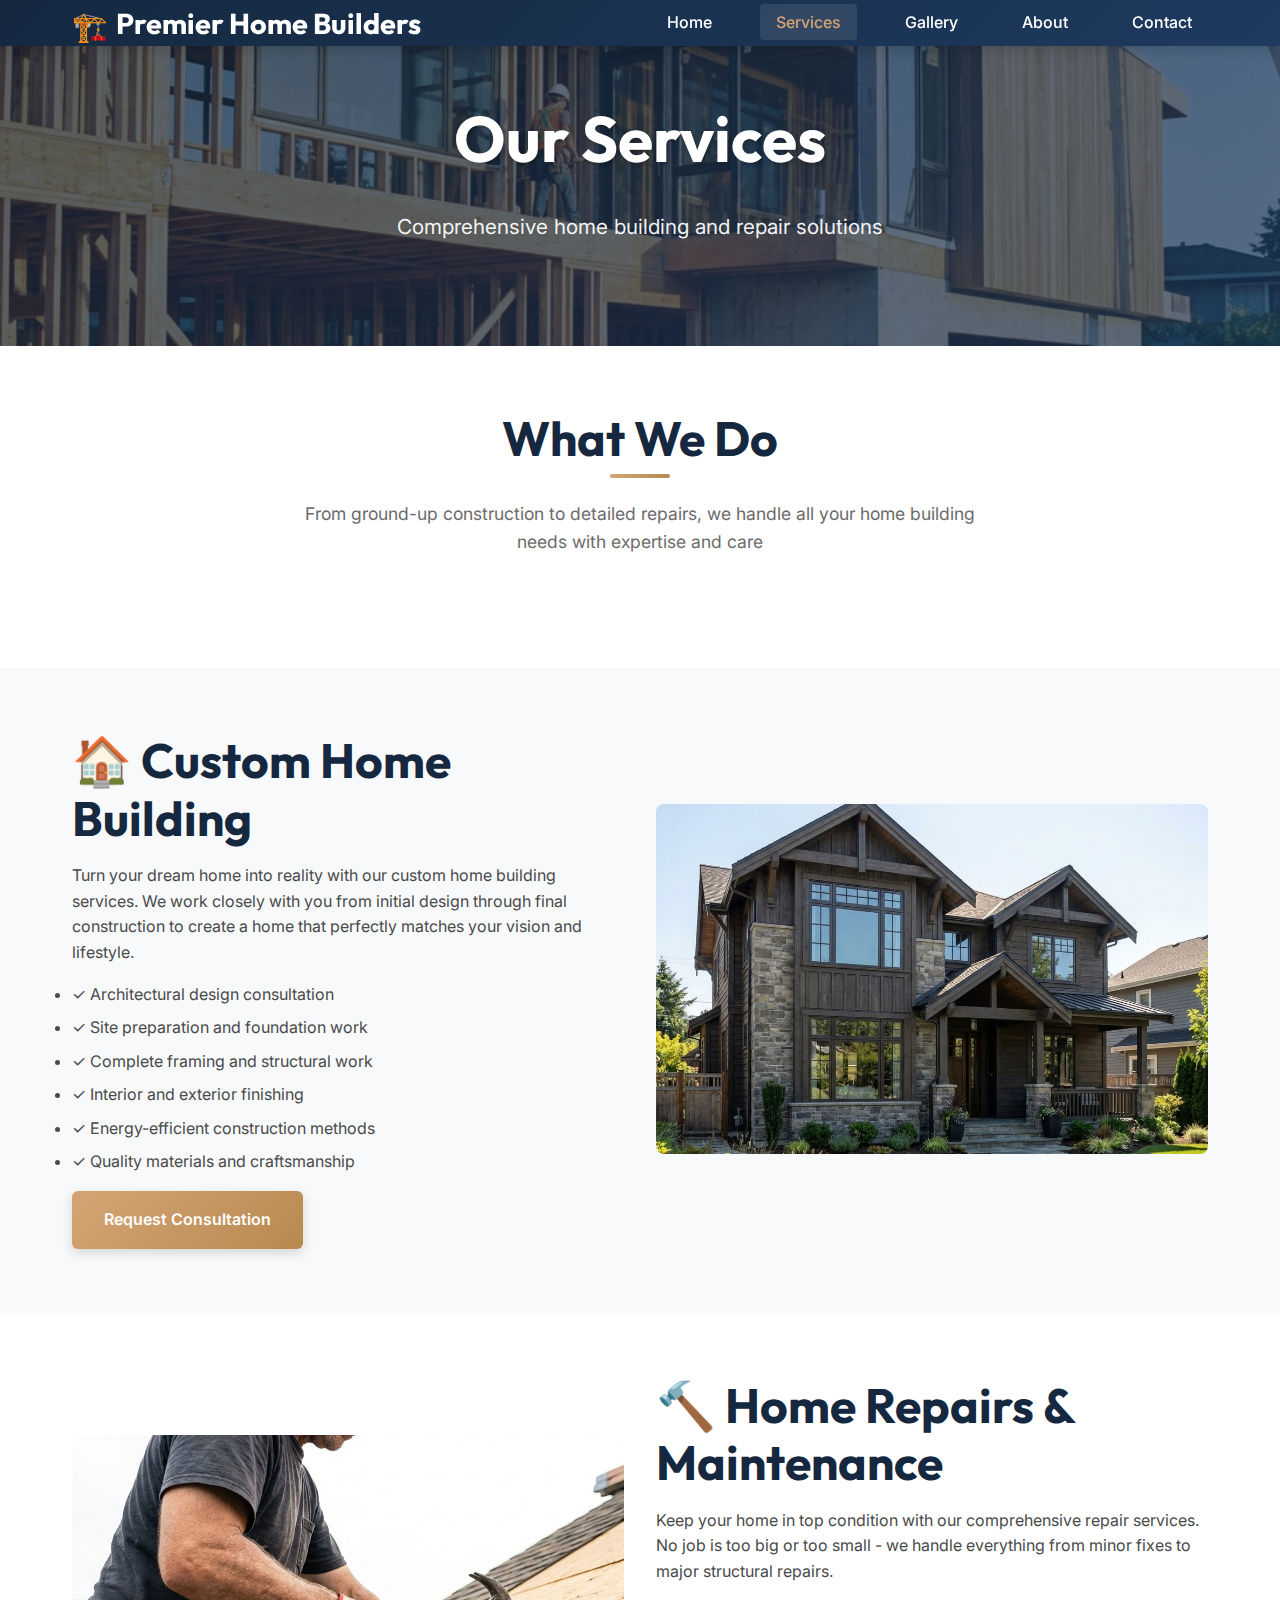
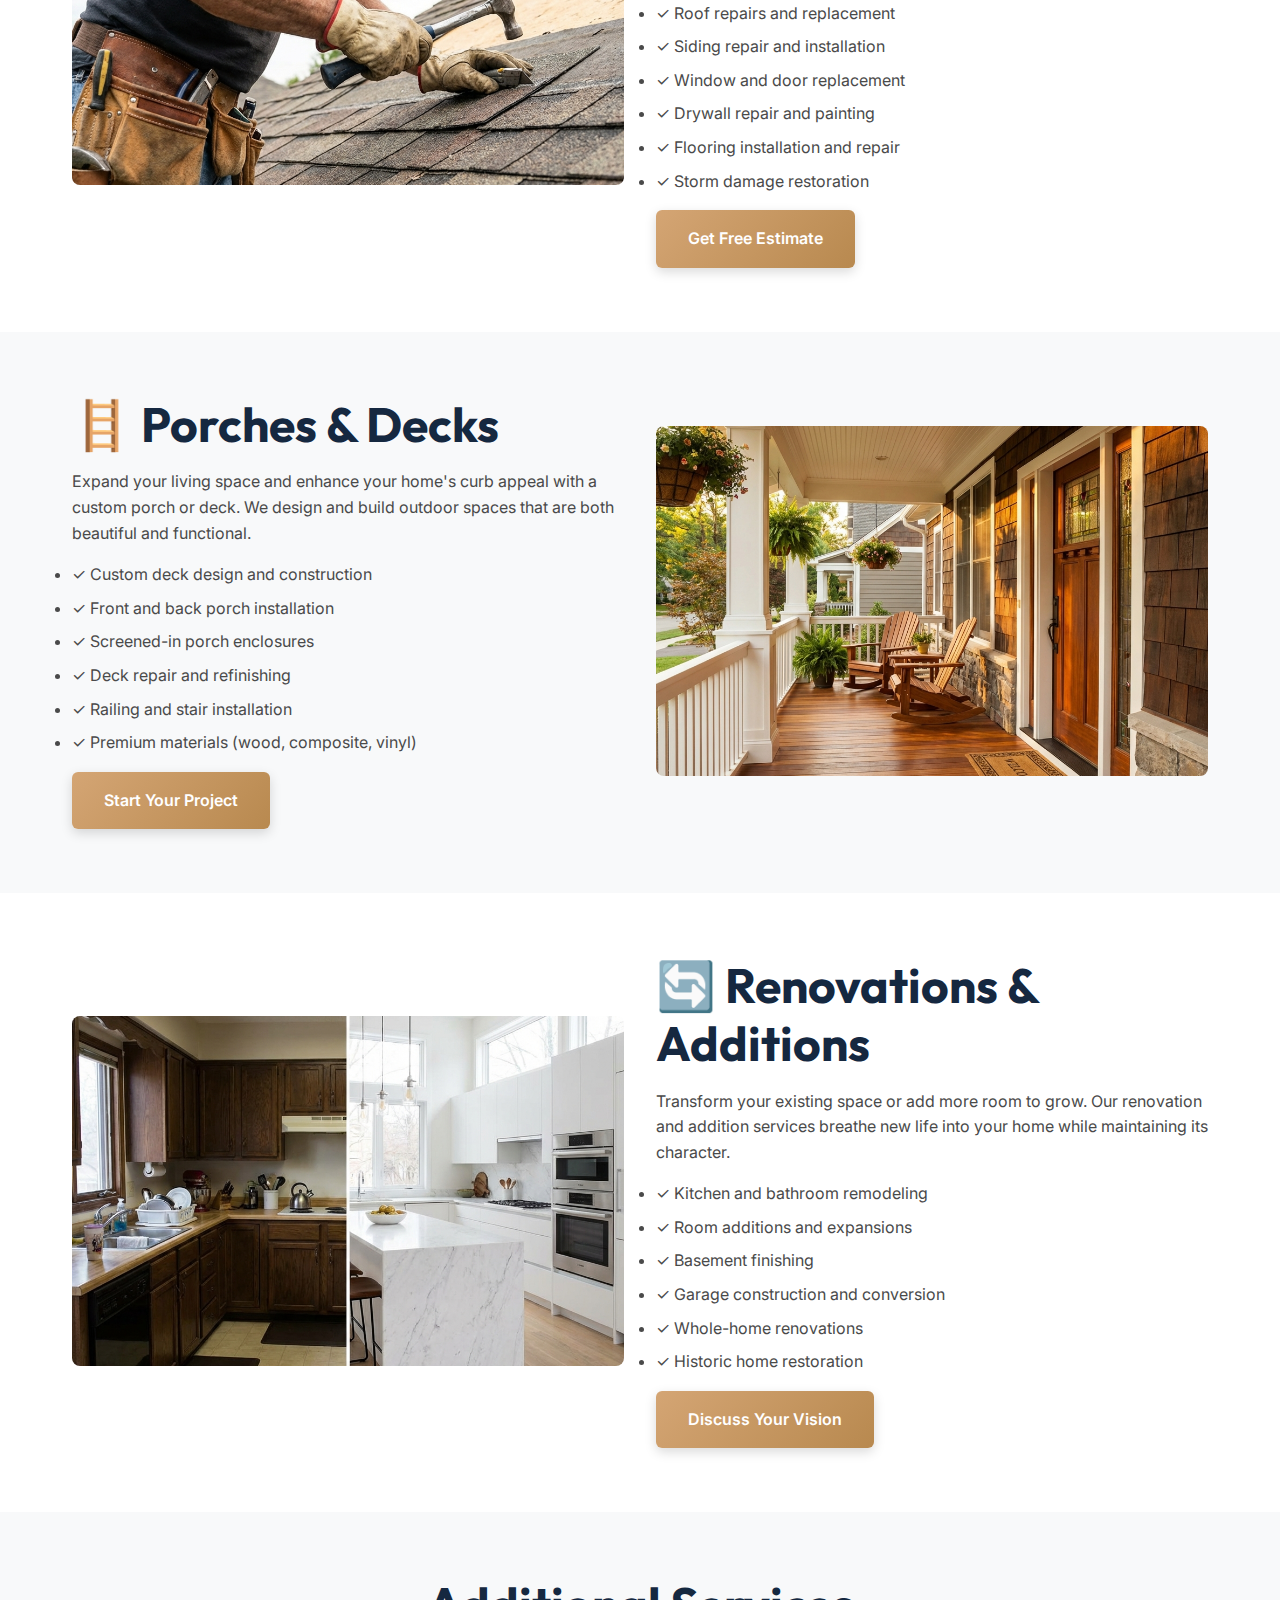
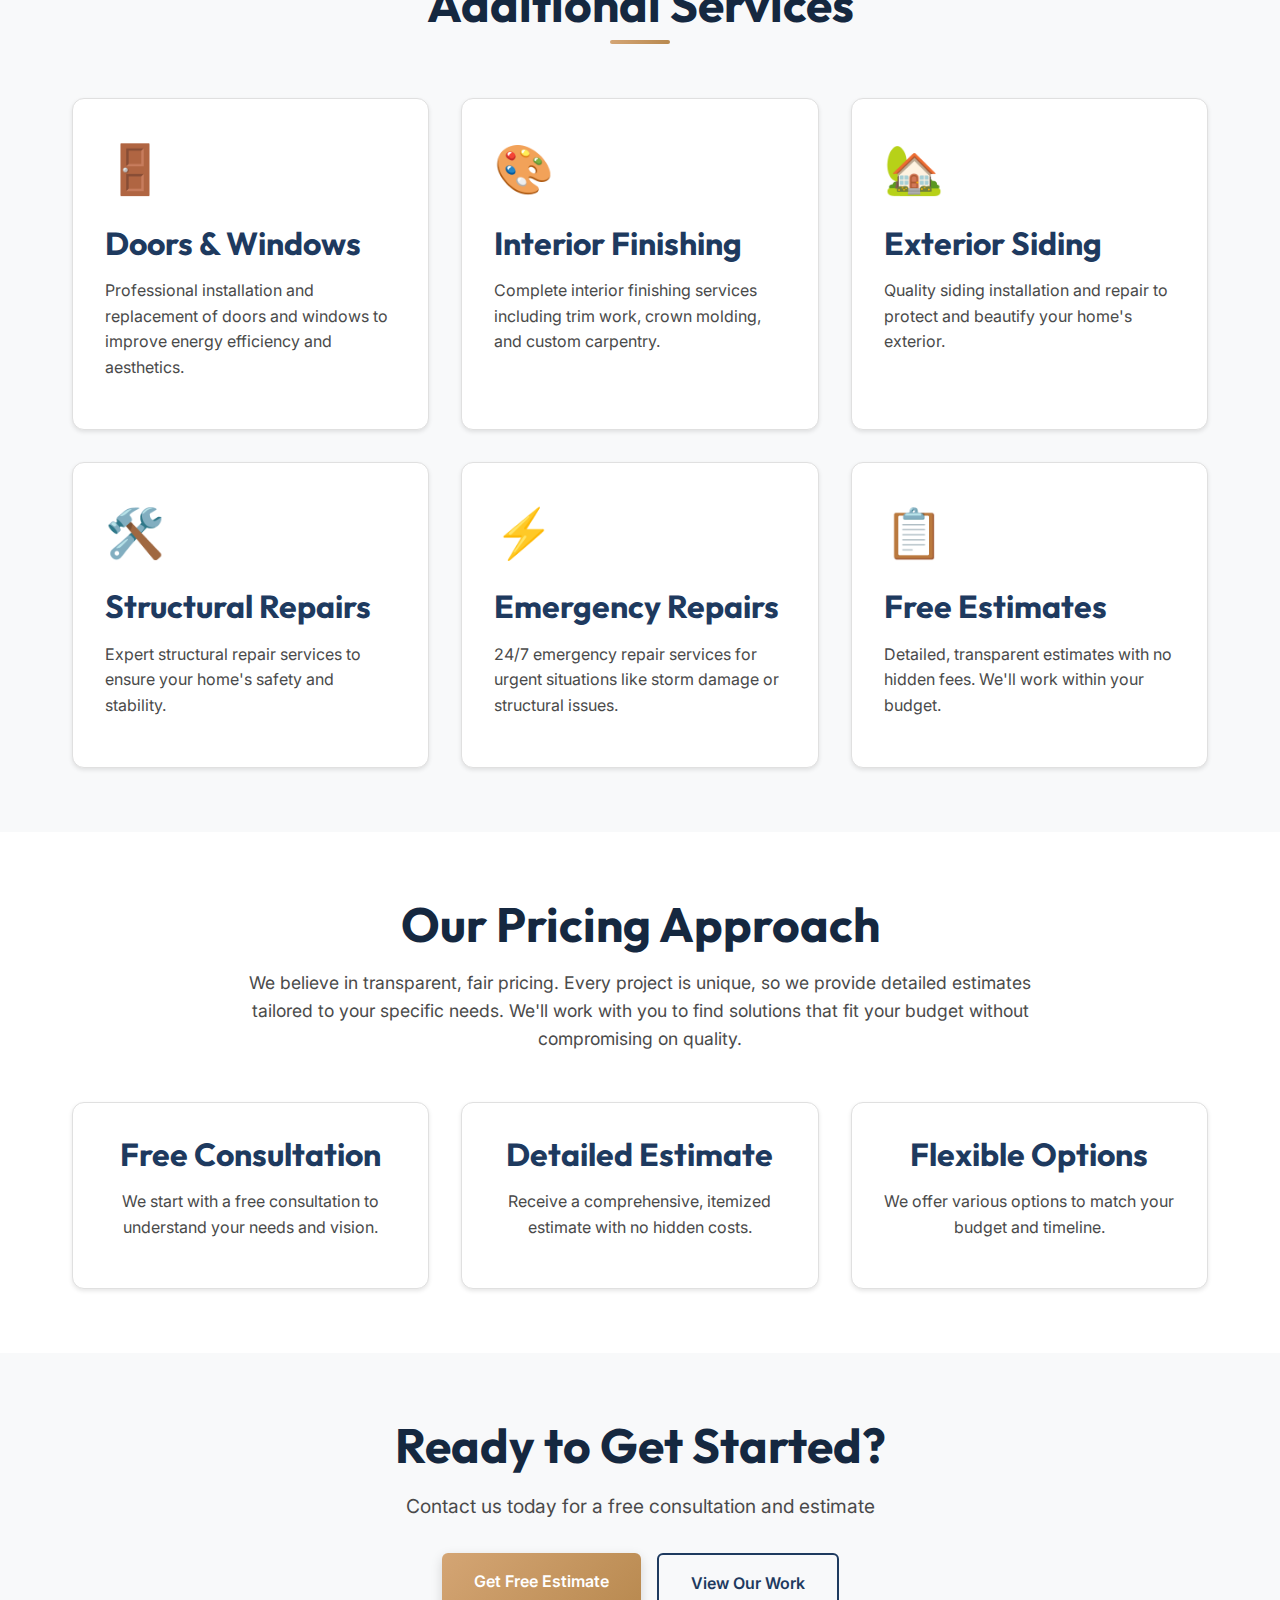
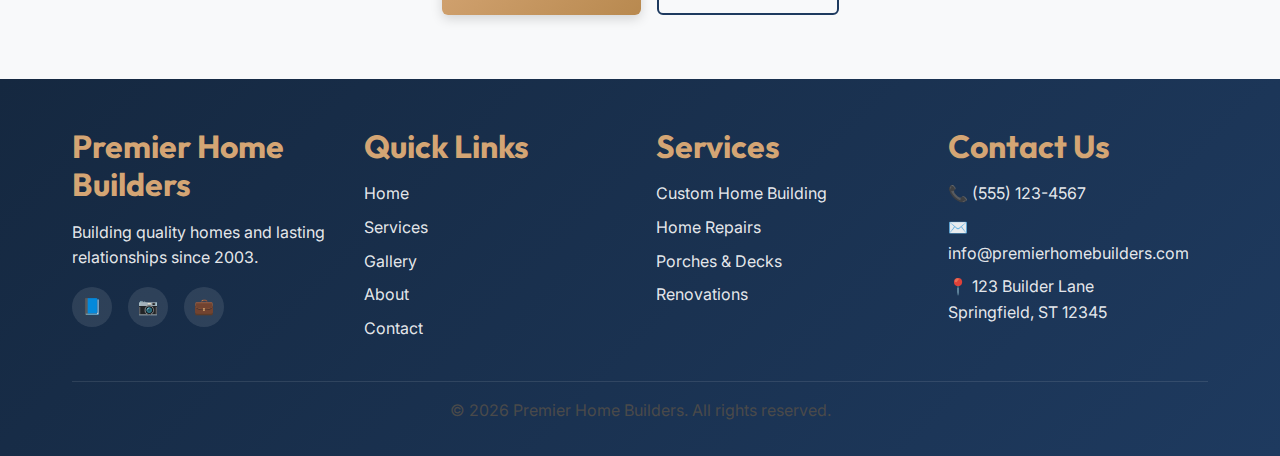
<file: services.html>
<!DOCTYPE html>
<html lang="en">

<head>
    <meta charset="UTF-8">
    <meta name="viewport" content="width=device-width, initial-scale=1.0">
    <meta name="description"
        content="Comprehensive home building and repair services including custom construction, renovations, porches, decks, and more.">
    <title>Our Services - Premier Home Builders</title>
    <link rel="stylesheet" href="styles.css">
    <link rel="preconnect" href="https://fonts.googleapis.com">
    <link rel="preconnect" href="https://fonts.gstatic.com" crossorigin>
    <link
        href="https://fonts.googleapis.com/css2?family=Inter:wght@400;500;600;700&family=Outfit:wght@700;800&display=swap"
        rel="stylesheet">
</head>

<body>
    <!-- Header & Navigation -->
    <header>
        <nav class="container">
            <div class="logo">
                <span class="logo-icon">🏗️</span>
                <span>Premier Home Builders</span>
            </div>
            <button class="menu-toggle" aria-label="Toggle menu">
                <span></span>
                <span></span>
                <span></span>
            </button>
            <ul class="nav-links">
                <li><a href="index.html">Home</a></li>
                <li><a href="services.html" class="active">Services</a></li>
                <li><a href="gallery.html">Gallery</a></li>
                <li><a href="about.html">About</a></li>
                <li><a href="contact.html">Contact</a></li>
            </ul>
        </nav>
    </header>

    <!-- Page Header -->
    <section class="hero" style="height: 300px;">
        <div class="hero-content">
            <h1>Our Services</h1>
            <p>Comprehensive home building and repair solutions</p>
        </div>
    </section>

    <!-- Services Overview -->
    <section>
        <div class="container">
            <div class="section-title">
                <h2>What We Do</h2>
                <p class="section-subtitle">From ground-up construction to detailed repairs, we handle all your home
                    building needs with expertise and care</p>
            </div>
        </div>
    </section>

    <!-- Custom Home Building -->
    <section class="bg-light">
        <div class="container">
            <div class="grid grid-2" style="align-items: center;">
                <div>
                    <h2>🏠 Custom Home Building</h2>
                    <p>Turn your dream home into reality with our custom home building services. We work closely with
                        you from initial design through final construction to create a home that perfectly matches your
                        vision and lifestyle.</p>
                    <ul style="margin: var(--spacing-sm) 0; color: var(--text-light);">
                        <li style="margin-bottom: 0.5rem;">✓ Architectural design consultation</li>
                        <li style="margin-bottom: 0.5rem;">✓ Site preparation and foundation work</li>
                        <li style="margin-bottom: 0.5rem;">✓ Complete framing and structural work</li>
                        <li style="margin-bottom: 0.5rem;">✓ Interior and exterior finishing</li>
                        <li style="margin-bottom: 0.5rem;">✓ Energy-efficient construction methods</li>
                        <li style="margin-bottom: 0.5rem;">✓ Quality materials and craftsmanship</li>
                    </ul>
                    <a href="contact.html" class="btn btn-primary">Request Consultation</a>
                </div>
                <div>
                    <img src="images/service-custom-home.jpg" alt="Custom home building" class="card-img"
                        style="height: 350px;">
                </div>
            </div>
        </div>
    </section>

    <!-- Home Repairs -->
    <section>
        <div class="container">
            <div class="grid grid-2" style="align-items: center;">
                <div>
                    <img src="images/service-repairs.jpg" alt="Home repairs" class="card-img" style="height: 350px;">
                </div>
                <div>
                    <h2>🔨 Home Repairs & Maintenance</h2>
                    <p>Keep your home in top condition with our comprehensive repair services. No job is too big or too
                        small - we handle everything from minor fixes to major structural repairs.</p>
                    <ul style="margin: var(--spacing-sm) 0; color: var(--text-light);">
                        <li style="margin-bottom: 0.5rem;">✓ Roof repairs and replacement</li>
                        <li style="margin-bottom: 0.5rem;">✓ Siding repair and installation</li>
                        <li style="margin-bottom: 0.5rem;">✓ Window and door replacement</li>
                        <li style="margin-bottom: 0.5rem;">✓ Drywall repair and painting</li>
                        <li style="margin-bottom: 0.5rem;">✓ Flooring installation and repair</li>
                        <li style="margin-bottom: 0.5rem;">✓ Storm damage restoration</li>
                    </ul>
                    <a href="contact.html" class="btn btn-primary">Get Free Estimate</a>
                </div>
            </div>
        </div>
    </section>

    <!-- Porches & Decks -->
    <section class="bg-light">
        <div class="container">
            <div class="grid grid-2" style="align-items: center;">
                <div>
                    <h2>🪜 Porches & Decks</h2>
                    <p>Expand your living space and enhance your home's curb appeal with a custom porch or deck. We
                        design and build outdoor spaces that are both beautiful and functional.</p>
                    <ul style="margin: var(--spacing-sm) 0; color: var(--text-light);">
                        <li style="margin-bottom: 0.5rem;">✓ Custom deck design and construction</li>
                        <li style="margin-bottom: 0.5rem;">✓ Front and back porch installation</li>
                        <li style="margin-bottom: 0.5rem;">✓ Screened-in porch enclosures</li>
                        <li style="margin-bottom: 0.5rem;">✓ Deck repair and refinishing</li>
                        <li style="margin-bottom: 0.5rem;">✓ Railing and stair installation</li>
                        <li style="margin-bottom: 0.5rem;">✓ Premium materials (wood, composite, vinyl)</li>
                    </ul>
                    <a href="contact.html" class="btn btn-primary">Start Your Project</a>
                </div>
                <div>
                    <img src="images/service-porch.jpg" alt="Porch and deck construction" class="card-img"
                        style="height: 350px;">
                </div>
            </div>
        </div>
    </section>

    <!-- Renovations & Additions -->
    <section>
        <div class="container">
            <div class="grid grid-2" style="align-items: center;">
                <div>
                    <img src="images/service-renovation.jpg" alt="Home renovations" class="card-img"
                        style="height: 350px;">
                </div>
                <div>
                    <h2>🔄 Renovations & Additions</h2>
                    <p>Transform your existing space or add more room to grow. Our renovation and addition services
                        breathe new life into your home while maintaining its character.</p>
                    <ul style="margin: var(--spacing-sm) 0; color: var(--text-light);">
                        <li style="margin-bottom: 0.5rem;">✓ Kitchen and bathroom remodeling</li>
                        <li style="margin-bottom: 0.5rem;">✓ Room additions and expansions</li>
                        <li style="margin-bottom: 0.5rem;">✓ Basement finishing</li>
                        <li style="margin-bottom: 0.5rem;">✓ Garage construction and conversion</li>
                        <li style="margin-bottom: 0.5rem;">✓ Whole-home renovations</li>
                        <li style="margin-bottom: 0.5rem;">✓ Historic home restoration</li>
                    </ul>
                    <a href="contact.html" class="btn btn-primary">Discuss Your Vision</a>
                </div>
            </div>
        </div>
    </section>

    <!-- Additional Services -->
    <section class="bg-light">
        <div class="container">
            <div class="section-title">
                <h2>Additional Services</h2>
            </div>
            <div class="grid grid-3">
                <div class="card">
                    <div class="card-icon">🚪</div>
                    <h3>Doors & Windows</h3>
                    <p>Professional installation and replacement of doors and windows to improve energy efficiency and
                        aesthetics.</p>
                </div>
                <div class="card">
                    <div class="card-icon">🎨</div>
                    <h3>Interior Finishing</h3>
                    <p>Complete interior finishing services including trim work, crown molding, and custom carpentry.
                    </p>
                </div>
                <div class="card">
                    <div class="card-icon">🏡</div>
                    <h3>Exterior Siding</h3>
                    <p>Quality siding installation and repair to protect and beautify your home's exterior.</p>
                </div>
                <div class="card">
                    <div class="card-icon">🛠️</div>
                    <h3>Structural Repairs</h3>
                    <p>Expert structural repair services to ensure your home's safety and stability.</p>
                </div>
                <div class="card">
                    <div class="card-icon">⚡</div>
                    <h3>Emergency Repairs</h3>
                    <p>24/7 emergency repair services for urgent situations like storm damage or structural issues.</p>
                </div>
                <div class="card">
                    <div class="card-icon">📋</div>
                    <h3>Free Estimates</h3>
                    <p>Detailed, transparent estimates with no hidden fees. We'll work within your budget.</p>
                </div>
            </div>
        </div>
    </section>

    <!-- Pricing Approach -->
    <section>
        <div class="container text-center">
            <h2>Our Pricing Approach</h2>
            <p
                style="max-width: 800px; margin: var(--spacing-sm) auto var(--spacing-md); font-size: 1.1rem; color: var(--text-light);">
                We believe in transparent, fair pricing. Every project is unique, so we provide detailed estimates
                tailored to your specific needs. We'll work with you to find solutions that fit your budget without
                compromising on quality.
            </p>
            <div class="grid grid-3" style="margin-top: var(--spacing-lg);">
                <div class="card">
                    <h3>Free Consultation</h3>
                    <p>We start with a free consultation to understand your needs and vision.</p>
                </div>
                <div class="card">
                    <h3>Detailed Estimate</h3>
                    <p>Receive a comprehensive, itemized estimate with no hidden costs.</p>
                </div>
                <div class="card">
                    <h3>Flexible Options</h3>
                    <p>We offer various options to match your budget and timeline.</p>
                </div>
            </div>
        </div>
    </section>

    <!-- Call to Action -->
    <section class="bg-light">
        <div class="container text-center">
            <h2>Ready to Get Started?</h2>
            <p style="font-size: 1.2rem; margin: var(--spacing-sm) 0 var(--spacing-md);">Contact us today for a free
                consultation and estimate</p>
            <div class="btn-group">
                <a href="contact.html" class="btn btn-primary">Get Free Estimate</a>
                <a href="gallery.html" class="btn btn-secondary"
                    style="color: var(--primary-color); border-color: var(--primary-color);">View Our Work</a>
            </div>
        </div>
    </section>

    <!-- Footer -->
    <footer>
        <div class="container">
            <div class="footer-content">
                <div class="footer-section">
                    <h3>Premier Home Builders</h3>
                    <p>Building quality homes and lasting relationships since 2003.</p>
                    <div class="social-links">
                        <a href="#" aria-label="Facebook">📘</a>
                        <a href="#" aria-label="Instagram">📷</a>
                        <a href="#" aria-label="LinkedIn">💼</a>
                    </div>
                </div>
                <div class="footer-section">
                    <h3>Quick Links</h3>
                    <a href="index.html">Home</a>
                    <a href="services.html">Services</a>
                    <a href="gallery.html">Gallery</a>
                    <a href="about.html">About</a>
                    <a href="contact.html">Contact</a>
                </div>
                <div class="footer-section">
                    <h3>Services</h3>
                    <a href="services.html">Custom Home Building</a>
                    <a href="services.html">Home Repairs</a>
                    <a href="services.html">Porches & Decks</a>
                    <a href="services.html">Renovations</a>
                </div>
                <div class="footer-section">
                    <h3>Contact Us</h3>
                    <p>📞 (555) 123-4567</p>
                    <p>✉️ info@premierhomebuilders.com</p>
                    <p>📍 123 Builder Lane<br>Springfield, ST 12345</p>
                </div>
            </div>
            <div class="footer-bottom">
                <p>&copy; 2026 Premier Home Builders. All rights reserved.</p>
            </div>
        </div>
    </footer>

    <script src="script.js"></script>
</body>

</html>
</file>
<file: styles.css>
/* ===================================
   Global Styles & Design System
   =================================== */

/* CSS Variables for Design Tokens */
:root {
  /* Colors */
  --primary-color: #1e3a5f;
  --primary-dark: #152840;
  --primary-light: #2d5a8f;
  --accent-color: #d4a574;
  --accent-dark: #b8894f;
  --text-dark: #1a1a1a;
  --text-light: #4a4a4a;
  --text-muted: #6b6b6b;
  --bg-light: #f8f9fa;
  --bg-white: #ffffff;
  --border-color: #e0e0e0;
  --success-color: #28a745;
  --shadow-sm: 0 2px 4px rgba(0, 0, 0, 0.1);
  --shadow-md: 0 4px 12px rgba(0, 0, 0, 0.15);
  --shadow-lg: 0 8px 24px rgba(0, 0, 0, 0.2);

  /* Typography */
  --font-primary: 'Inter', -apple-system, BlinkMacSystemFont, 'Segoe UI', sans-serif;
  --font-heading: 'Outfit', 'Inter', sans-serif;

  /* Spacing */
  --spacing-xs: 0.5rem;
  --spacing-sm: 1rem;
  --spacing-md: 2rem;
  --spacing-lg: 3rem;
  --spacing-xl: 4rem;

  /* Transitions */
  --transition-fast: 0.2s ease;
  --transition-normal: 0.3s ease;
  --transition-slow: 0.5s ease;
}

/* Reset & Base Styles */
* {
  margin: 0;
  padding: 0;
  box-sizing: border-box;
}

html {
  scroll-behavior: smooth;
}

body {
  font-family: var(--font-primary);
  color: var(--text-dark);
  line-height: 1.6;
  background-color: var(--bg-white);
  overflow-x: hidden;
}

/* Typography */
h1,
h2,
h3,
h4,
h5,
h6 {
  font-family: var(--font-heading);
  font-weight: 700;
  line-height: 1.2;
  margin-bottom: var(--spacing-sm);
  color: var(--primary-dark);
}

h1 {
  font-size: clamp(2.5rem, 5vw, 4rem);
}

h2 {
  font-size: clamp(2rem, 4vw, 3rem);
}

h3 {
  font-size: clamp(1.5rem, 3vw, 2rem);
}

p {
  margin-bottom: var(--spacing-sm);
  color: var(--text-light);
}

a {
  color: var(--primary-color);
  text-decoration: none;
  transition: color var(--transition-fast);
}

a:hover {
  color: var(--accent-color);
}

/* Container */
.container {
  max-width: 1200px;
  margin: 0 auto;
  padding: 0 var(--spacing-md);
}

.container-wide {
  max-width: 1400px;
  margin: 0 auto;
  padding: 0 var(--spacing-md);
}

/* Header & Navigation */
header {
  background: linear-gradient(135deg, var(--primary-dark) 0%, var(--primary-color) 100%);
  box-shadow: var(--shadow-md);
  position: sticky;
  top: 0;
  z-index: 1000;
  transition: all var(--transition-normal);
}

nav {
  display: flex;
  justify-content: space-between;
  align-items: center;
  padding: var(--spacing-sm) 0;
}

.logo {
  font-family: var(--font-heading);
  font-size: 1.8rem;
  font-weight: 700;
  color: var(--bg-white);
  display: flex;
  align-items: center;
  gap: 0.5rem;
}

.logo-icon {
  height: 40px;
  width: auto;
}

.nav-links {
  display: flex;
  list-style: none;
  gap: var(--spacing-md);
  align-items: center;
}

.nav-links a {
  color: var(--bg-white);
  font-weight: 500;
  padding: 0.5rem 1rem;
  border-radius: 4px;
  transition: all var(--transition-fast);
  position: relative;
}

.nav-links a:hover,
.nav-links a.active {
  background-color: rgba(255, 255, 255, 0.1);
  color: var(--accent-color);
}

.nav-links a::after {
  content: '';
  position: absolute;
  bottom: 0;
  left: 50%;
  width: 0;
  height: 2px;
  background-color: var(--accent-color);
  transition: all var(--transition-fast);
  transform: translateX(-50%);
}

.nav-links a:hover::after {
  width: 80%;
}

/* Mobile Menu Toggle */
.menu-toggle {
  display: none;
  flex-direction: column;
  gap: 5px;
  background: transparent;
  border: none;
  cursor: pointer;
  padding: 0.5rem;
}

.menu-toggle span {
  width: 25px;
  height: 3px;
  background-color: var(--bg-white);
  transition: all var(--transition-fast);
  border-radius: 2px;
}

/* Hero Section */
.hero {
  position: relative;
  height: 600px;
  display: flex;
  align-items: center;
  justify-content: center;
  text-align: center;
  color: var(--bg-white);
  overflow: hidden;
  background: linear-gradient(135deg, var(--primary-dark) 0%, var(--primary-color) 100%);
}

.hero::before {
  content: '';
  position: absolute;
  top: 0;
  left: 0;
  right: 0;
  bottom: 0;
  background-image: url('images/hero-bg.jpg');
  background-size: cover;
  background-position: center;
  opacity: 0.3;
  z-index: 0;
}

.hero-content {
  position: relative;
  z-index: 1;
  max-width: 800px;
  padding: var(--spacing-md);
  animation: fadeInUp 1s ease;
}

.hero h1 {
  color: var(--bg-white);
  margin-bottom: var(--spacing-md);
  text-shadow: 2px 2px 4px rgba(0, 0, 0, 0.3);
}

.hero p {
  font-size: 1.3rem;
  color: rgba(255, 255, 255, 0.95);
  margin-bottom: var(--spacing-lg);
}

/* Buttons */
.btn {
  display: inline-block;
  padding: 1rem 2rem;
  font-size: 1rem;
  font-weight: 600;
  border-radius: 6px;
  cursor: pointer;
  border: none;
  transition: all var(--transition-normal);
  text-align: center;
  font-family: var(--font-primary);
}

.btn-primary {
  background: linear-gradient(135deg, var(--accent-color) 0%, var(--accent-dark) 100%);
  color: var(--bg-white);
  box-shadow: var(--shadow-md);
}

.btn-primary:hover {
  transform: translateY(-2px);
  box-shadow: var(--shadow-lg);
  background: linear-gradient(135deg, var(--accent-dark) 0%, var(--accent-color) 100%);
}

.btn-secondary {
  background-color: transparent;
  color: var(--bg-white);
  border: 2px solid var(--bg-white);
}

.btn-secondary:hover {
  background-color: var(--bg-white);
  color: var(--primary-color);
}

.btn-group {
  display: flex;
  gap: var(--spacing-sm);
  flex-wrap: wrap;
  justify-content: center;
}

/* Sections */
section {
  padding: var(--spacing-xl) 0;
}

.section-title {
  text-align: center;
  margin-bottom: var(--spacing-lg);
}

.section-title h2 {
  position: relative;
  display: inline-block;
}

.section-title h2::after {
  content: '';
  position: absolute;
  bottom: -10px;
  left: 50%;
  transform: translateX(-50%);
  width: 60px;
  height: 4px;
  background: linear-gradient(90deg, var(--accent-color), var(--accent-dark));
  border-radius: 2px;
}

.section-subtitle {
  color: var(--text-muted);
  font-size: 1.1rem;
  max-width: 700px;
  margin: var(--spacing-sm) auto 0;
  text-align: center;
}

.bg-light {
  background-color: var(--bg-light);
}

/* Grid Layouts */
.grid {
  display: grid;
  gap: var(--spacing-md);
}

.grid-2 {
  grid-template-columns: repeat(auto-fit, minmax(300px, 1fr));
}

.grid-3 {
  grid-template-columns: repeat(auto-fit, minmax(280px, 1fr));
}

.grid-4 {
  grid-template-columns: repeat(auto-fit, minmax(250px, 1fr));
}

/* Cards */
.card {
  background-color: var(--bg-white);
  border-radius: 12px;
  padding: var(--spacing-md);
  box-shadow: var(--shadow-sm);
  transition: all var(--transition-normal);
  border: 1px solid var(--border-color);
}

.card:hover {
  transform: translateY(-5px);
  box-shadow: var(--shadow-lg);
}

.card-icon {
  font-size: 3rem;
  color: var(--accent-color);
  margin-bottom: var(--spacing-sm);
}

.card h3 {
  color: var(--primary-color);
  margin-bottom: var(--spacing-sm);
}

.card-img {
  width: 100%;
  height: 200px;
  object-fit: cover;
  border-radius: 8px;
  margin-bottom: var(--spacing-sm);
}

/* Gallery */
.gallery-grid {
  display: grid;
  grid-template-columns: repeat(auto-fill, minmax(300px, 1fr));
  gap: var(--spacing-sm);
}

.gallery-item {
  position: relative;
  overflow: hidden;
  border-radius: 8px;
  cursor: pointer;
  aspect-ratio: 4/3;
}

.gallery-item img {
  width: 100%;
  height: 100%;
  object-fit: cover;
  transition: transform var(--transition-slow);
}

.gallery-item:hover img {
  transform: scale(1.1);
}

.gallery-overlay {
  position: absolute;
  bottom: 0;
  left: 0;
  right: 0;
  background: linear-gradient(to top, rgba(0, 0, 0, 0.8), transparent);
  color: var(--bg-white);
  padding: var(--spacing-sm);
  transform: translateY(100%);
  transition: transform var(--transition-normal);
}

.gallery-overlay h3,
.gallery-overlay p {
  color: var(--bg-white);
}

.gallery-item:hover .gallery-overlay {
  transform: translateY(0);
}

/* Modal/Lightbox */
.modal {
  display: none;
  position: fixed;
  top: 0;
  left: 0;
  width: 100%;
  height: 100%;
  background-color: rgba(0, 0, 0, 0.9);
  z-index: 2000;
  justify-content: center;
  align-items: center;
  animation: fadeIn var(--transition-fast);
}

.modal.active {
  display: flex;
}

.modal-content {
  max-width: 90%;
  max-height: 90%;
  position: relative;
}

.modal-content img {
  width: 100%;
  height: auto;
  border-radius: 8px;
}

.modal-close {
  position: absolute;
  top: 20px;
  right: 40px;
  font-size: 3rem;
  color: var(--bg-white);
  cursor: pointer;
  transition: color var(--transition-fast);
}

.modal-close:hover {
  color: var(--accent-color);
}

/* Form Styles */
.form-group {
  margin-bottom: var(--spacing-sm);
}

.form-group label {
  display: block;
  margin-bottom: 0.5rem;
  font-weight: 600;
  color: var(--text-dark);
}

.form-group input,
.form-group textarea,
.form-group select {
  width: 100%;
  padding: 0.75rem;
  border: 2px solid var(--border-color);
  border-radius: 6px;
  font-family: var(--font-primary);
  font-size: 1rem;
  transition: border-color var(--transition-fast);
}

.form-group input:focus,
.form-group textarea:focus,
.form-group select:focus {
  outline: none;
  border-color: var(--primary-color);
}

.form-group textarea {
  resize: vertical;
  min-height: 150px;
}

/* Contact Info */
.contact-info {
  display: flex;
  flex-direction: column;
  gap: var(--spacing-sm);
}

.contact-item {
  display: flex;
  align-items: center;
  gap: var(--spacing-sm);
  padding: var(--spacing-sm);
  background-color: var(--bg-light);
  border-radius: 8px;
  transition: all var(--transition-fast);
}

.contact-item:hover {
  background-color: var(--primary-color);
  color: var(--bg-white);
  transform: translateX(5px);
}

.contact-item:hover .contact-icon {
  color: var(--accent-color);
}

.contact-icon {
  font-size: 1.5rem;
  color: var(--primary-color);
  transition: color var(--transition-fast);
}

/* Map */
.map-container {
  width: 100%;
  height: 450px;
  border-radius: 12px;
  overflow: hidden;
  box-shadow: var(--shadow-md);
  background-color: var(--bg-light);
  position: relative;
}

.map-container iframe {
  width: 100%;
  height: 100%;
  border: 0;
}

/* Footer */
footer {
  background: linear-gradient(135deg, var(--primary-dark) 0%, var(--primary-color) 100%);
  color: var(--bg-white);
  padding: var(--spacing-lg) 0 var(--spacing-sm);
}

.footer-content {
  display: grid;
  grid-template-columns: repeat(auto-fit, minmax(250px, 1fr));
  gap: var(--spacing-md);
  margin-bottom: var(--spacing-md);
}

.footer-section h3 {
  color: var(--accent-color);
  margin-bottom: var(--spacing-sm);
}

.footer-section p,
.footer-section a {
  color: rgba(255, 255, 255, 0.9);
  margin-bottom: 0.5rem;
  display: block;
}

.footer-section a:hover {
  color: var(--accent-color);
  padding-left: 5px;
}

.social-links {
  display: flex;
  gap: var(--spacing-sm);
  margin-top: var(--spacing-sm);
}

.social-links a {
  display: flex;
  align-items: center;
  justify-content: center;
  width: 40px;
  height: 40px;
  background-color: rgba(255, 255, 255, 0.1);
  border-radius: 50%;
  transition: all var(--transition-fast);
}

.social-links a:hover {
  background-color: var(--accent-color);
  transform: translateY(-3px);
}

.footer-bottom {
  text-align: center;
  padding-top: var(--spacing-sm);
  border-top: 1px solid rgba(255, 255, 255, 0.1);
  color: rgba(255, 255, 255, 0.7);
}

/* Animations */
@keyframes fadeIn {
  from {
    opacity: 0;
  }

  to {
    opacity: 1;
  }
}

@keyframes fadeInUp {
  from {
    opacity: 0;
    transform: translateY(30px);
  }

  to {
    opacity: 1;
    transform: translateY(0);
  }
}

.fade-in {
  animation: fadeIn var(--transition-slow);
}

.fade-in-up {
  animation: fadeInUp var(--transition-slow);
}

/* Responsive Design */
@media (max-width: 768px) {
  .nav-links {
    position: fixed;
    top: 70px;
    left: -100%;
    flex-direction: column;
    background: linear-gradient(135deg, var(--primary-dark) 0%, var(--primary-color) 100%);
    width: 100%;
    padding: var(--spacing-md);
    box-shadow: var(--shadow-lg);
    transition: left var(--transition-normal);
    gap: var(--spacing-sm);
  }

  .nav-links.active {
    left: 0;
  }

  .menu-toggle {
    display: flex;
  }

  .hero {
    height: 500px;
  }

  .btn-group {
    flex-direction: column;
  }

  .btn {
    width: 100%;
  }

  section {
    padding: var(--spacing-md) 0;
  }

  .grid-2,
  .grid-3,
  .grid-4 {
    grid-template-columns: 1fr;
  }

  .footer-content {
    grid-template-columns: 1fr;
  }

  /* Gallery overlay always visible on mobile */
  .gallery-overlay {
    transform: translateY(0);
  }

  .gallery-item:hover .gallery-overlay {
    transform: translateY(0);
  }

  .map-container {
    height: 300px;
  }
}

/* Utility Classes */
.text-center {
  text-align: center;
}

.mt-1 {
  margin-top: var(--spacing-xs);
}

.mt-2 {
  margin-top: var(--spacing-sm);
}

.mt-3 {
  margin-top: var(--spacing-md);
}

.mt-4 {
  margin-top: var(--spacing-lg);
}

.mb-1 {
  margin-bottom: var(--spacing-xs);
}

.mb-2 {
  margin-bottom: var(--spacing-sm);
}

.mb-3 {
  margin-bottom: var(--spacing-md);
}

.mb-4 {
  margin-bottom: var(--spacing-lg);
}

/* BBB Logo */
.bbb-logo {
  height: 60px;
  width: auto;
  margin-top: 1rem;
  transition: transform var(--transition-fast);
  display: inline-block;
}

.bbb-logo:hover {
  transform: scale(1.05);
}
</file>
